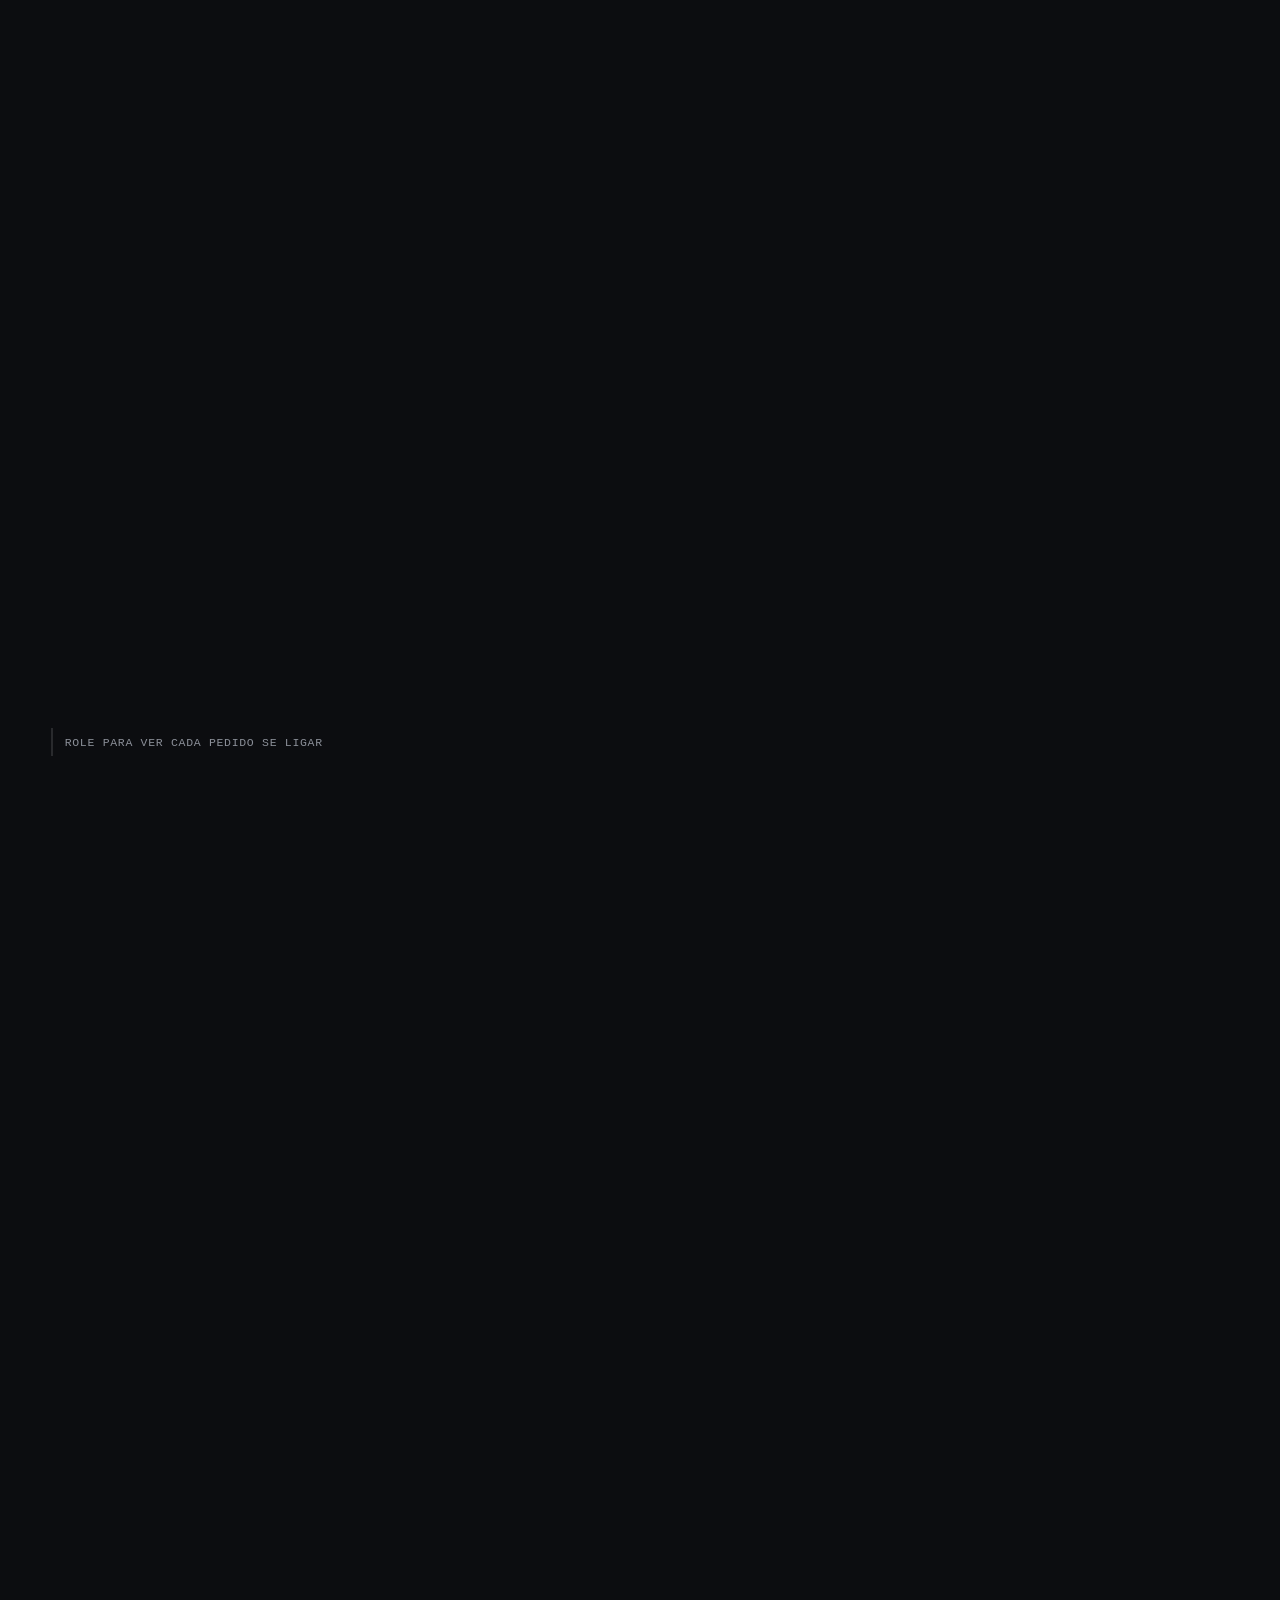
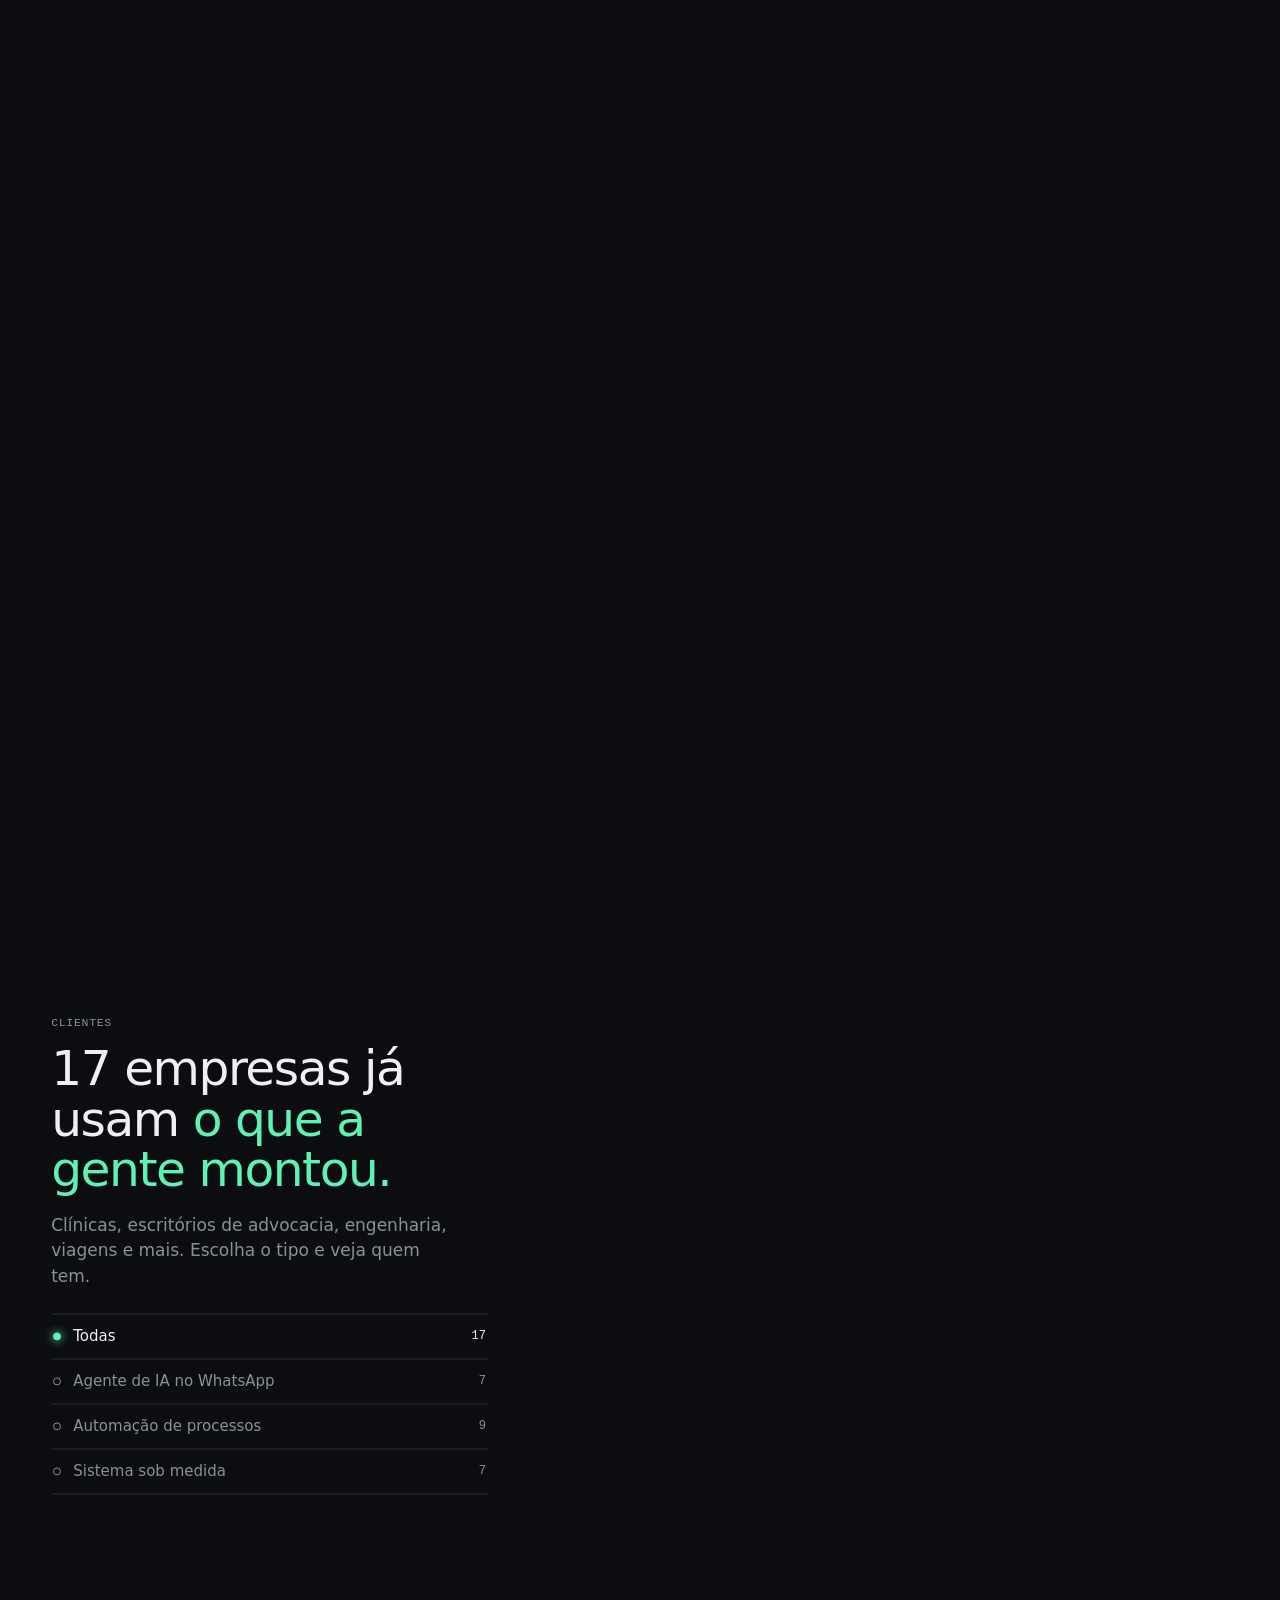
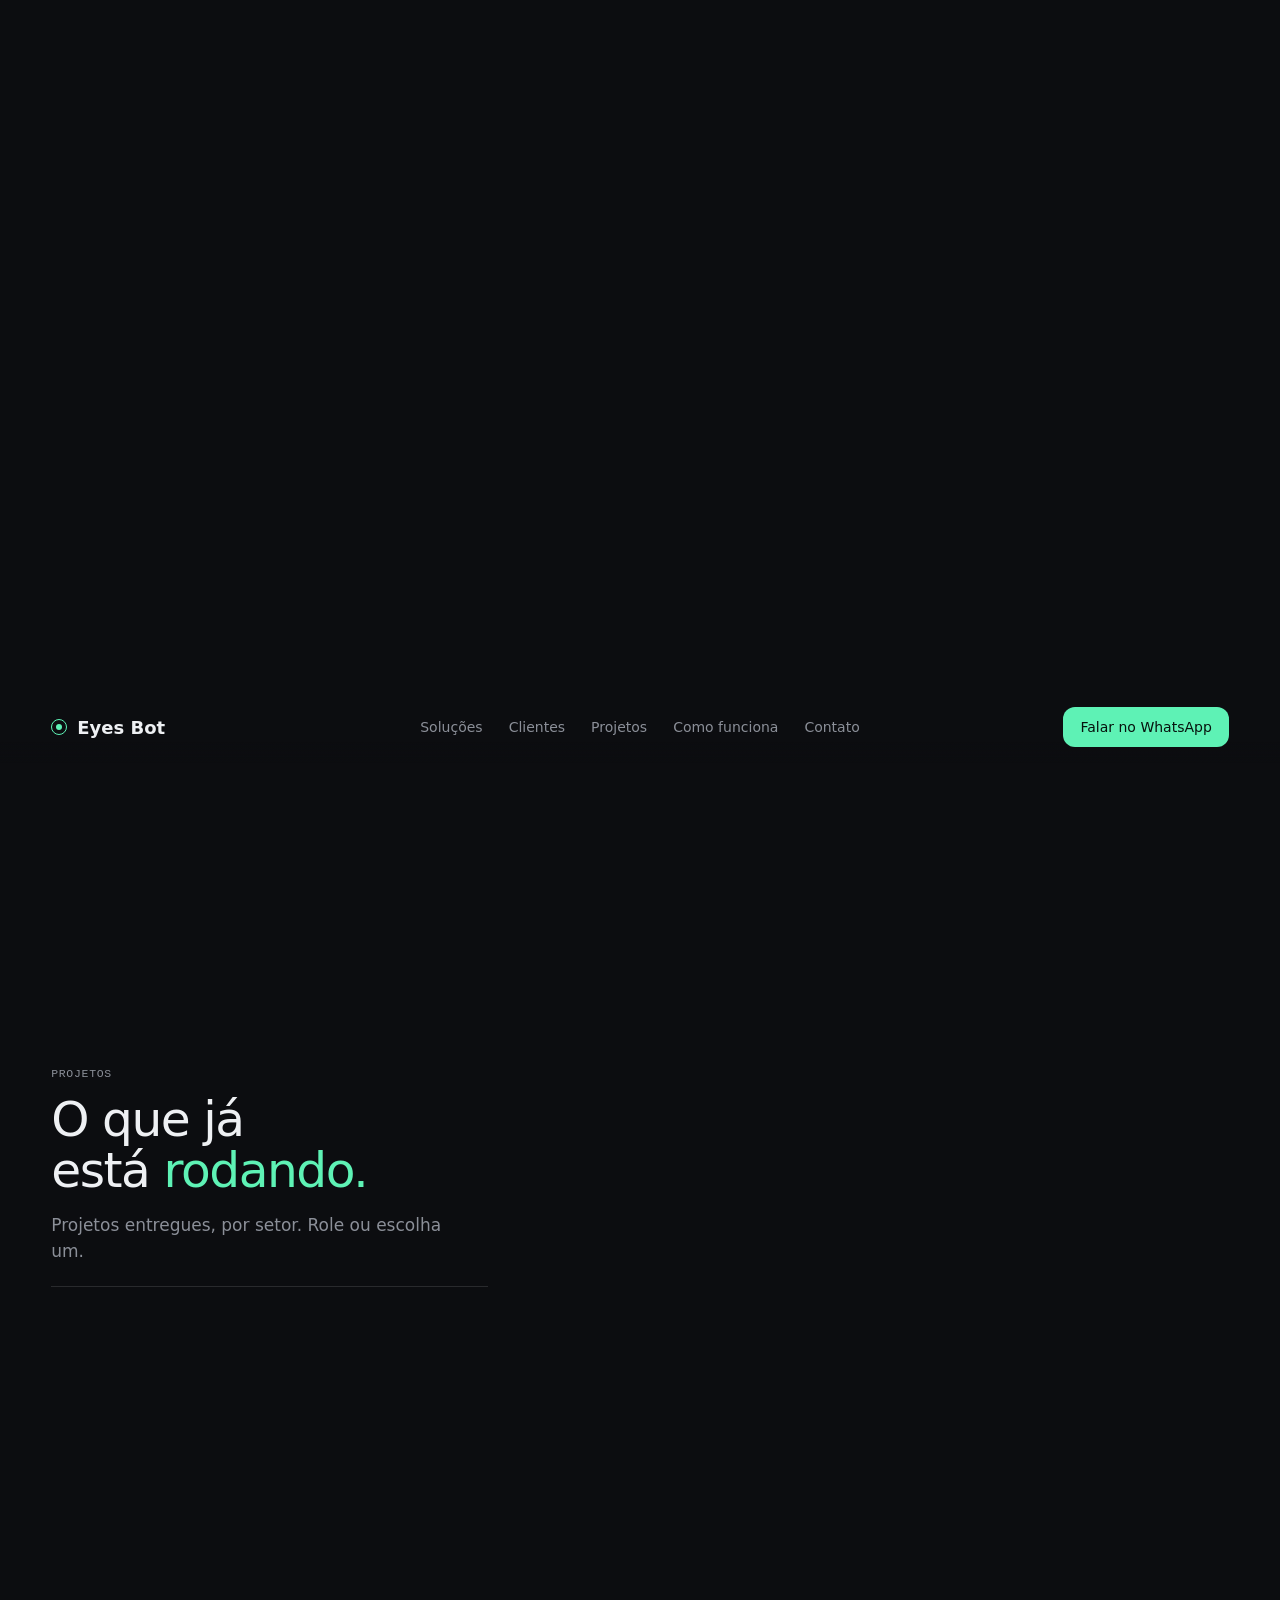
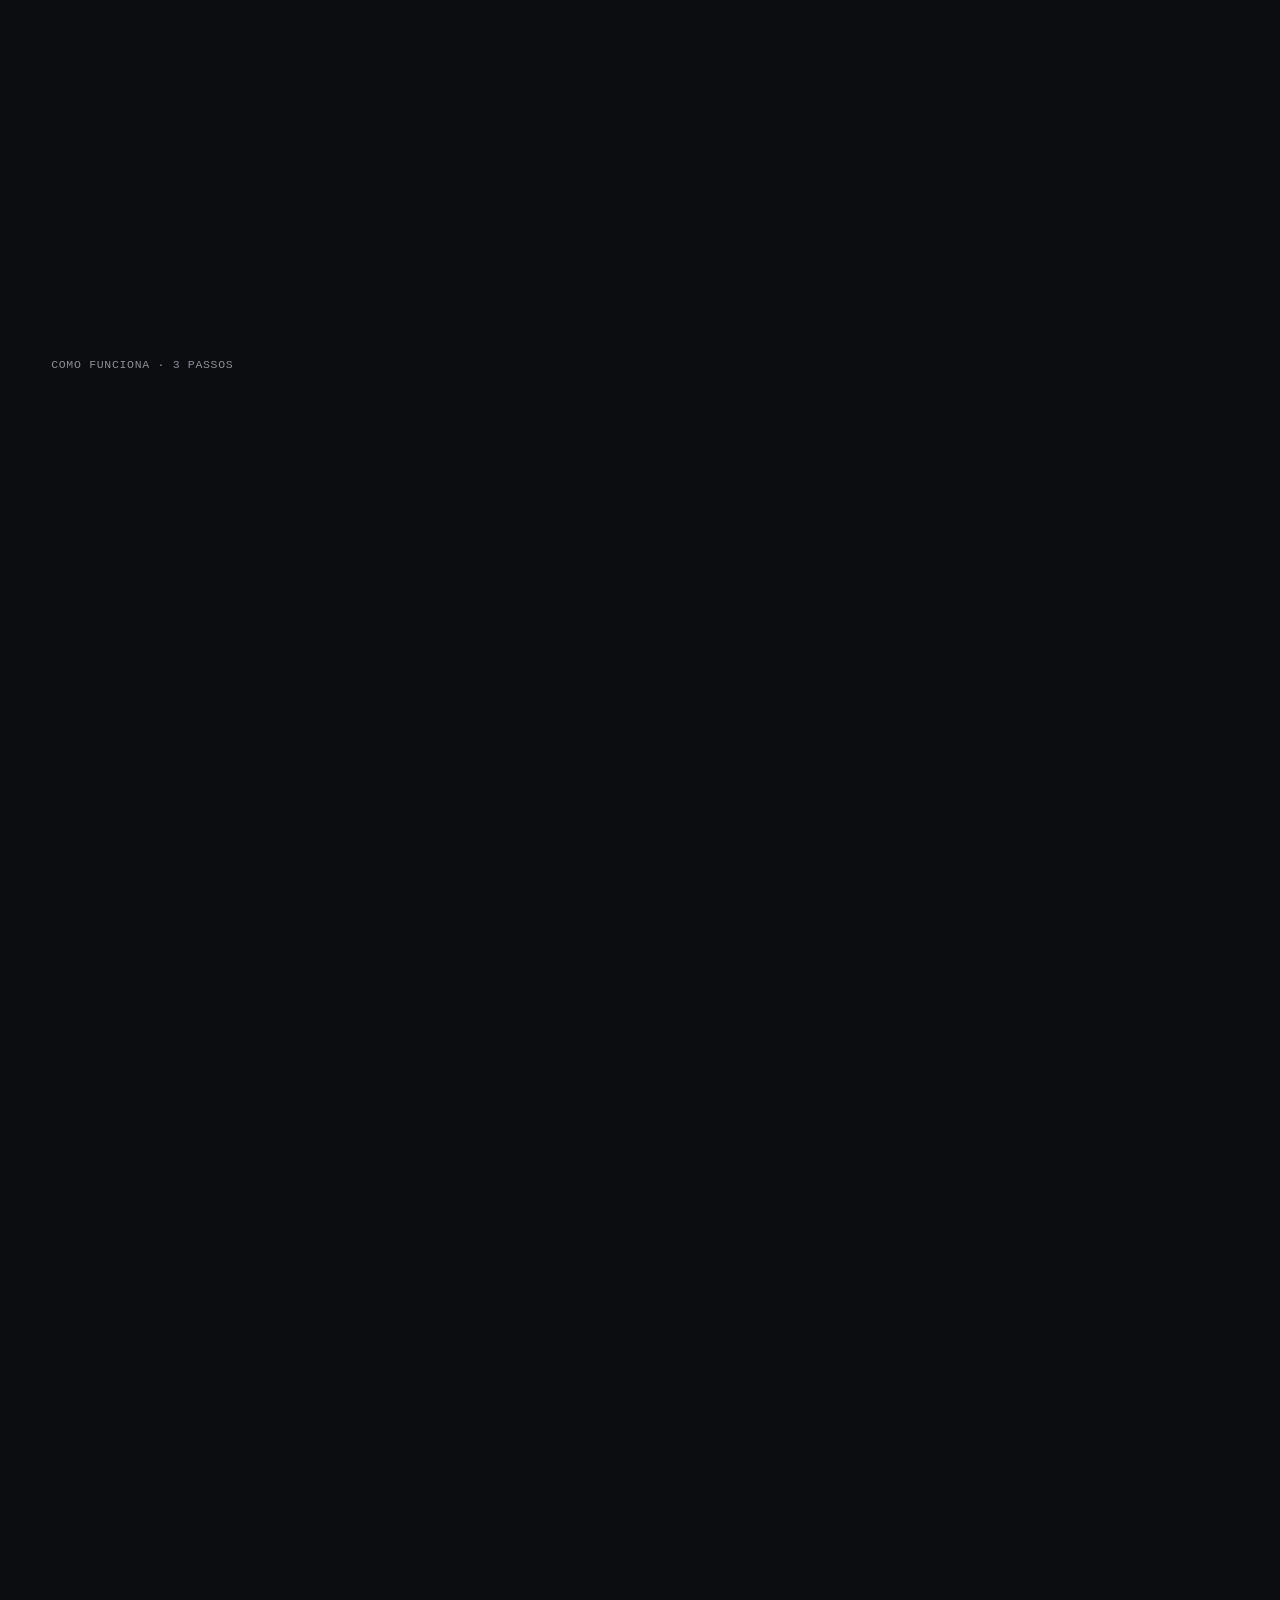
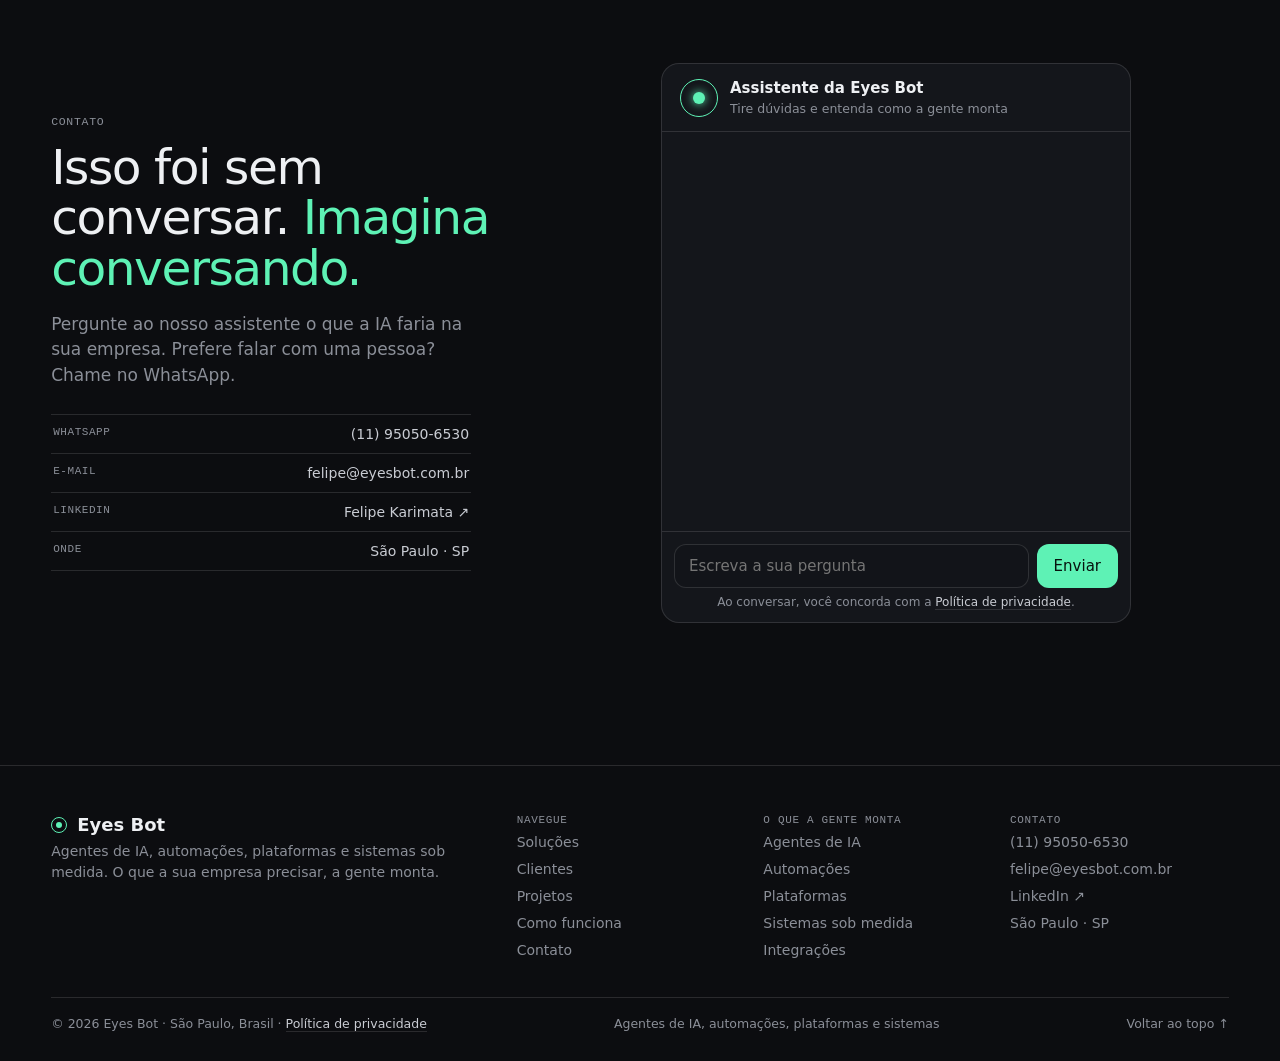
<file: index.html>
<!doctype html>
<html lang="pt-BR">
<head>
<meta charset="utf-8">
<meta name="viewport" content="width=device-width,initial-scale=1,viewport-fit=cover">
<title>Eyes Bot · Agentes de IA, automações e sistemas sob medida</title>
<meta name="description" content="A gente coloca a IA para atender, vender e organizar na sua empresa, ligada ao WhatsApp, às planilhas e ao ERP. São Paulo.">
<link rel="canonical" href="https://eyesbot.com.br/">
<meta name="theme-color" content="#0c0d10">
<meta property="og:type" content="website">
<meta property="og:locale" content="pt_BR">
<meta property="og:site_name" content="Eyes Bot">
<meta property="og:title" content="Eyes Bot · Coloque a IA para atender, vender e organizar na sua empresa">
<meta property="og:description" content="Agentes no WhatsApp, automações e sistemas sob medida, ligados ao que a sua equipe já usa.">
<meta property="og:url" content="https://eyesbot.com.br/">
<meta property="og:image" content="https://eyesbot.com.br/assets/og.png">
<meta property="og:image:width" content="1200">
<meta property="og:image:height" content="630">
<meta name="twitter:card" content="summary_large_image">
<link rel="icon" href="favicon.svg" type="image/svg+xml">
<link rel="apple-touch-icon" href="assets/icon-180.png">
<link rel="preconnect" href="https://fonts.googleapis.com">
<link rel="preconnect" href="https://fonts.gstatic.com" crossorigin>
<link href="https://fonts.googleapis.com/css2?family=Instrument+Sans:wght@400;500;600&family=JetBrains+Mono:wght@400;500&display=swap" rel="stylesheet">
<link rel="stylesheet" href="assets/site.css">
<script type="application/ld+json">{"@context":"https://schema.org","@type":"Organization","name":"Eyes Bot","url":"https://eyesbot.com.br/","logo":"https://eyesbot.com.br/assets/icon-512.png","description":"Agentes de IA, automações e sistemas sob medida.","email":"felipe@eyesbot.com.br","telephone":"+55 11 95050-6530","address":{"@type":"PostalAddress","addressLocality":"São Paulo","addressRegion":"SP","addressCountry":"BR"},"founder":{"@type":"Person","name":"Felipe Karimata","sameAs":"https://br.linkedin.com/in/felipe-jk-200808a2"}}</script>
</head>
<body>
<header class="top">
  <a class="logo" href="#historia" aria-label="Eyes Bot, voltar ao começo"><i></i>Eyes Bot</a>
  <nav class="nav" id="nav" aria-label="Seções"><a href="#historia" data-n="historia">Soluções</a><a href="#clientes" data-n="clientes">Clientes</a><a href="#projetos" data-n="projetos">Projetos</a><a href="#como" data-n="como">Como funciona</a><a href="#contato" data-n="contato">Contato</a><i class="ind" id="ind"></i></nav>
  <a class="btn b1" data-wa href="https://wa.me/5511950506530" target="_blank" rel="noopener">Falar no WhatsApp</a>
</header>

<main>
<section class="pinsec" id="historia" style="height:620vh" aria-label="Soluções">
  <div class="pin">
    <div class="left">
      <div class="slides" id="slides">
        <article class="sl" data-s="0">
          <div class="brandm"><i></i>Eyes Bot</div>
          <div class="k">Agentes de IA, automações e sistemas · São Paulo</div>
          <h1>Coloque a IA para atender, vender e organizar <em>na sua empresa.</em></h1>
          <p class="lead">Agentes no WhatsApp, automações e sistemas sob medida, ligados ao que a sua equipe já usa. Você conta o que trava, e a gente monta e entrega funcionando.</p>
          <div class="row"><a class="btn b1" href="#contato">Contar o que trava →</a><a class="btn b2" href="#projetos">Ver o que já fizemos</a></div>
          <div class="proof"><img src="assets/clientes/redimagem.webp" alt="Redimagem" width="62" height="18"><img src="assets/clientes/casco.webp" alt="Casco Comércio Exterior" width="62" height="18"><img src="assets/clientes/bernartt.webp" alt="Bernartt Advogados" width="62" height="18"><img src="assets/clientes/gel.webp" alt="GEL Engenharia" width="62" height="18"><a href="#clientes">Ver as 17 empresas</a></div>
        </article>
        <article class="sl" data-s="1"><div class="k">01 de 05 · Atendimento</div><div class="prob"><div class="lab"><i></i>O problema</div><q class="q">Meu WhatsApp não para, e a equipe não dá conta.</q></div><div class="wirev"></div><div class="sol"><div class="lab"><i></i>A solução</div><p>Um agente de IA responde na hora, de dia e de noite, e marca na agenda.</p><div class="conn"><span><b>●</b> WhatsApp</span><span><b>●</b> Agenda</span><span>→ Sua empresa</span></div></div></article>
        <article class="sl" data-s="2"><div class="k">02 de 05 · Orçamentos</div><div class="prob"><div class="lab"><i></i>O problema</div><q class="q">Mando orçamento e o cliente some.</q></div><div class="wirev"></div><div class="sol"><div class="lab"><i></i>A solução</div><p>O agente chama o cliente de novo em 2, 5 e 10&nbsp;dias e avisa quem respondeu.</p><div class="conn"><span><b>●</b> CRM</span><span>→ Sua empresa</span></div></div></article>
        <article class="sl" data-s="3"><div class="k">03 de 05 · Pedidos</div><div class="prob"><div class="lab"><i></i>O problema</div><q class="q">Os pedidos chegam por <span class="nw">e-mail</span> e alguém digita tudo de novo.</q></div><div class="wirev"></div><div class="sol"><div class="lab"><i></i>A solução</div><p>A IA lê o e-mail e lança o pedido no seu ERP.</p><div class="conn"><span><b>●</b> E-mail</span><span><b>●</b> ERP</span><span>→ Sua empresa</span></div></div></article>
        <article class="sl" data-s="4"><div class="k">04 de 05 · Financeiro</div><div class="prob"><div class="lab"><i></i>O problema</div><q class="q">Perco o dia conferindo pagamento e cobrando cliente.</q></div><div class="wirev"></div><div class="sol"><div class="lab"><i></i>A solução</div><p>A automação confere cada pagamento e cobra no WhatsApp quem atrasou.</p><div class="conn"><span><b>●</b> Banco</span><span>→ Sua empresa</span></div></div></article>
        <article class="sl" data-s="5"><div class="k">05 de 05 · Painel</div><div class="prob"><div class="lab"><i></i>O problema</div><q class="q">Quero parar de montar relatório no Excel.</q></div><div class="wirev"></div><div class="sol"><div class="lab"><i></i>A solução</div><p>Um painel com os números de tudo. Você pergunta e ele responde.</p><div class="conn"><span><b>●</b> Planilha</span><span><b>●</b> Painel</span><span>→ Sua empresa</span></div></div></article>
        <article class="sl" data-s="6"><div class="k">Tudo junto</div><h2>Tudo conversa com tudo. <em>E a IA trabalha junto.</em></h2><p class="lead">Cada parte é um agente, uma automação ou um sistema. A gente monta só o que a sua empresa precisa e liga ao que a equipe já usa.</p><div class="row"><a class="btn b1" href="#contato">Montar o meu →</a><a class="btn b2" href="#clientes">Ver clientes</a></div></article>
      </div>
      <div class="rail" id="rail"><div class="ri" id="ri"></div></div>
      <div class="hint" id="hint"><i></i>Role para ver cada pedido se ligar</div>
    </div>
    <div class="stage" aria-hidden="true"><svg id="net" preserveAspectRatio="xMidYMid meet"></svg></div>
  </div>
</section>

<section class="pinsec" id="clientes" style="height:280vh" aria-label="Clientes">
  <div class="pin">
    <div class="left"><div class="slides"><article class="sl fix">
      <div class="k">Clientes</div>
      <h2>17 empresas já usam <em>o que a gente montou.</em></h2>
      <p class="lead">Clínicas, escritórios de advocacia, engenharia, viagens e mais. Escolha o tipo e veja quem tem.</p>
      <div class="filt" id="filt">
        <button class="on" data-f=""><i></i>Todas<em>17</em></button>
        <button data-f="w"><i></i>Agente de IA no WhatsApp<em>7</em></button>
        <button data-f="a"><i></i>Automação de processos<em>9</em></button>
        <button data-f="s"><i></i>Sistema sob medida<em>7</em></button>
      </div>
      <p class="fdesc" id="fdesc" aria-live="polite"></p>
    </article></div></div>
    <div class="stage" aria-hidden="true"><svg id="cnet" preserveAspectRatio="xMidYMid meet"></svg></div>
  </div>
</section>

<section class="pinsec" id="projetos" style="height:345vh" aria-label="Projetos">
  <div class="pin">
    <div class="left"><div class="slides"><article class="sl fix">
      <div class="k">Projetos</div>
      <h2>O que já está <em>rodando.</em></h2>
      <p class="lead">Projetos entregues, por setor. Role ou escolha um.</p>
      <ul class="sect" id="sect"></ul>
    </article></div></div>
    <div class="stage" aria-hidden="true"><svg id="pnet" preserveAspectRatio="xMidYMid meet"></svg></div>
  </div>
</section>

<section class="pinsec" id="como" style="height:340vh" aria-label="Como funciona">
  <div class="pin">
    <div class="left">
      <!-- os 3 passos ficam sempre à vista em cima; embaixo deles, o texto do passo atual -->
      <div class="slides cfl" id="cslides">
        <div class="k">Como funciona · 3 passos</div>
        <div class="steps" id="crail" style="--n:3"><div class="ri" id="cri"></div></div>
        <div class="stack">
          <article class="sl" data-c="0"><h2 class="rise">Você <em>conta</em> o que trava.</h2><p class="lead rise">Na primeira conversa a gente entende o problema e mostra o que a IA pode fazer nele.</p></article>
          <article class="sl" data-c="1"><h2 class="rise">A gente <em>monta.</em></h2><p class="lead rise">O agente, a automação ou o sistema que resolve, ligado ao WhatsApp, às planilhas e ao ERP.</p></article>
          <article class="sl" data-c="2"><h2 class="rise">Funciona <em>e cresce.</em></h2><p class="lead rise">A gente entrega rodando. Apareceu outra coisa para resolver? Vira mais uma parte.</p><div class="row rise"><a class="btn b1" href="#contato">Começar a conversa →</a></div></article>
        </div>
      </div>
    </div>
    <div class="stage" aria-hidden="true"><svg id="fnet" class="fx" preserveAspectRatio="xMidYMid meet"></svg></div>
  </div>
</section>

<section id="contato" aria-label="Contato">
  <div class="left">
    <div class="k">Contato</div>
    <h2>Isso foi sem conversar. <em>Imagina conversando.</em></h2>
    <p class="lead">Pergunte ao nosso assistente o que a IA faria na sua empresa. Prefere falar com uma pessoa? Chame no WhatsApp.</p>
    <div class="ctf">
      <a data-wa href="https://wa.me/5511950506530" target="_blank" rel="noopener"><span>WhatsApp</span>(11) 95050-6530</a>
      <a href="mailto:felipe@eyesbot.com.br"><span>E-mail</span>felipe@eyesbot.com.br</a>
      <a href="https://br.linkedin.com/in/felipe-jk-200808a2" target="_blank" rel="noopener"><span>LinkedIn</span>Felipe Karimata ↗</a>
      <p><span>Onde</span>São Paulo · SP</p>
    </div>
  </div>
  <!-- a conversa com o assistente: o espaço está montado; o agente se liga por window.eyesAgent (assets/site.js) -->
  <div class="ct">
    <div class="chat" id="chat">
      <div class="chh"><span class="av" aria-hidden="true"><i></i></span><div><b>Assistente da Eyes Bot</b><small>Tire dúvidas e entenda como a gente monta</small></div></div>
      <div class="chl" id="chl" role="log" aria-live="polite"></div>
      <div class="chs" id="chs"></div>
      <form class="chf" id="chf"><input id="chi" type="text" placeholder="Escreva a sua pergunta" autocomplete="off" aria-label="A sua mensagem para o assistente"><button class="btn b1" type="submit">Enviar</button></form>
      <p style="flex:none;margin-top:-6px;padding:0 6px 12px;font-size:12px;line-height:16px;color:var(--muted);text-align:center;text-wrap:balance">Ao conversar, você concorda com a <a href="politica-de-privacidade.html" style="color:var(--ink2);border-bottom:1px solid var(--line)">Política de privacidade</a>.</p>
    </div>
  </div>
</section>
</main>

<footer class="foot">
  <div class="fg">
    <div><span class="logo"><i></i>Eyes Bot</span><p>Agentes de IA, automações, plataformas e sistemas sob medida. O que a sua empresa precisar, a gente monta.</p></div>
    <div><h3>Navegue</h3><a href="#historia">Soluções</a><a href="#clientes">Clientes</a><a href="#projetos">Projetos</a><a href="#como">Como funciona</a><a href="#contato">Contato</a></div>
    <div><h3>O que a gente monta</h3><p>Agentes de IA</p><p>Automações</p><p>Plataformas</p><p>Sistemas sob medida</p><p>Integrações</p></div>
    <div><h3>Contato</h3><a data-wa href="https://wa.me/5511950506530" target="_blank" rel="noopener">(11) 95050-6530</a><a href="mailto:felipe@eyesbot.com.br">felipe@eyesbot.com.br</a><a href="https://br.linkedin.com/in/felipe-jk-200808a2" target="_blank" rel="noopener">LinkedIn ↗</a><p>São Paulo · SP</p></div>
  </div>
  <div class="fb"><span>© 2026 Eyes Bot · São Paulo, Brasil · <a href="politica-de-privacidade.html" style="color:var(--ink2);border-bottom:1px solid var(--line)">Política de privacidade</a></span><span>Agentes de IA, automações, plataformas e sistemas</span><a class="fup" href="#historia">Voltar ao topo ↑</a></div>
</footer>

<!-- ir de parte em parte sem passar por todas as paradas (computador): no meio da tela, a parte de antes em cima e a
     seguinte embaixo; no canto de baixo, o começo e o fim. No celular, quem faz isso é o menu da barra de baixo. -->
<nav class="secnav" aria-label="Partes do site">
  <button class="sn up" id="snUp" type="button"><span aria-hidden="true">↑</span><b></b></button>
  <button class="sn dn" id="snDn" type="button"><span aria-hidden="true">↓</span><b></b></button>
  <div class="ends"><button id="toTop" type="button" aria-label="Ir para o começo" title="Ir para o começo">↑</button><button id="toEnd" type="button" aria-label="Ir para o fim, no contato" title="Ir para o fim">↓</button></div>
</nav>
<div class="veil" id="veil"></div>
<div class="scrim" id="scrim"></div>
<nav class="menu" id="menu" aria-label="Menu">
  <div class="mc" id="mlist">
    <a href="#historia" data-n="historia">Soluções<small>O que a gente monta<i></i></small></a>
    <a href="#clientes" data-n="clientes">Clientes<small>17 empresas<i></i></small></a>
    <a href="#projetos" data-n="projetos">Projetos<small>Por setor<i></i></small></a>
    <a href="#como" data-n="como">Como funciona<small>3 passos<i></i></small></a>
    <a href="#contato" data-n="contato">Contato<small>Converse com a gente<i></i></small></a>
  </div>
  <div class="mc"><a class="ln" data-wa href="https://wa.me/5511950506530" target="_blank" rel="noopener"><span>WhatsApp</span>(11) 95050-6530</a><a class="ln" href="mailto:felipe@eyesbot.com.br"><span>E-mail</span>felipe@eyesbot.com.br</a></div>
</nav>
<div class="dock" id="dock">
  <button class="where" id="where" aria-expanded="false" aria-controls="menu"><small id="wk"></small><b id="wl">Soluções</b><s><i id="wp"></i></s></button>
  <button class="mb" id="mb" aria-expanded="false" aria-controls="menu">Menu</button>
  <a class="btn b1 wa" data-wa href="https://wa.me/5511950506530" target="_blank" rel="noopener">WhatsApp</a>
</div>

<script src="assets/lenis.min.js"></script>
<script src="assets/site.js"></script>
</body>
</html>
</file>
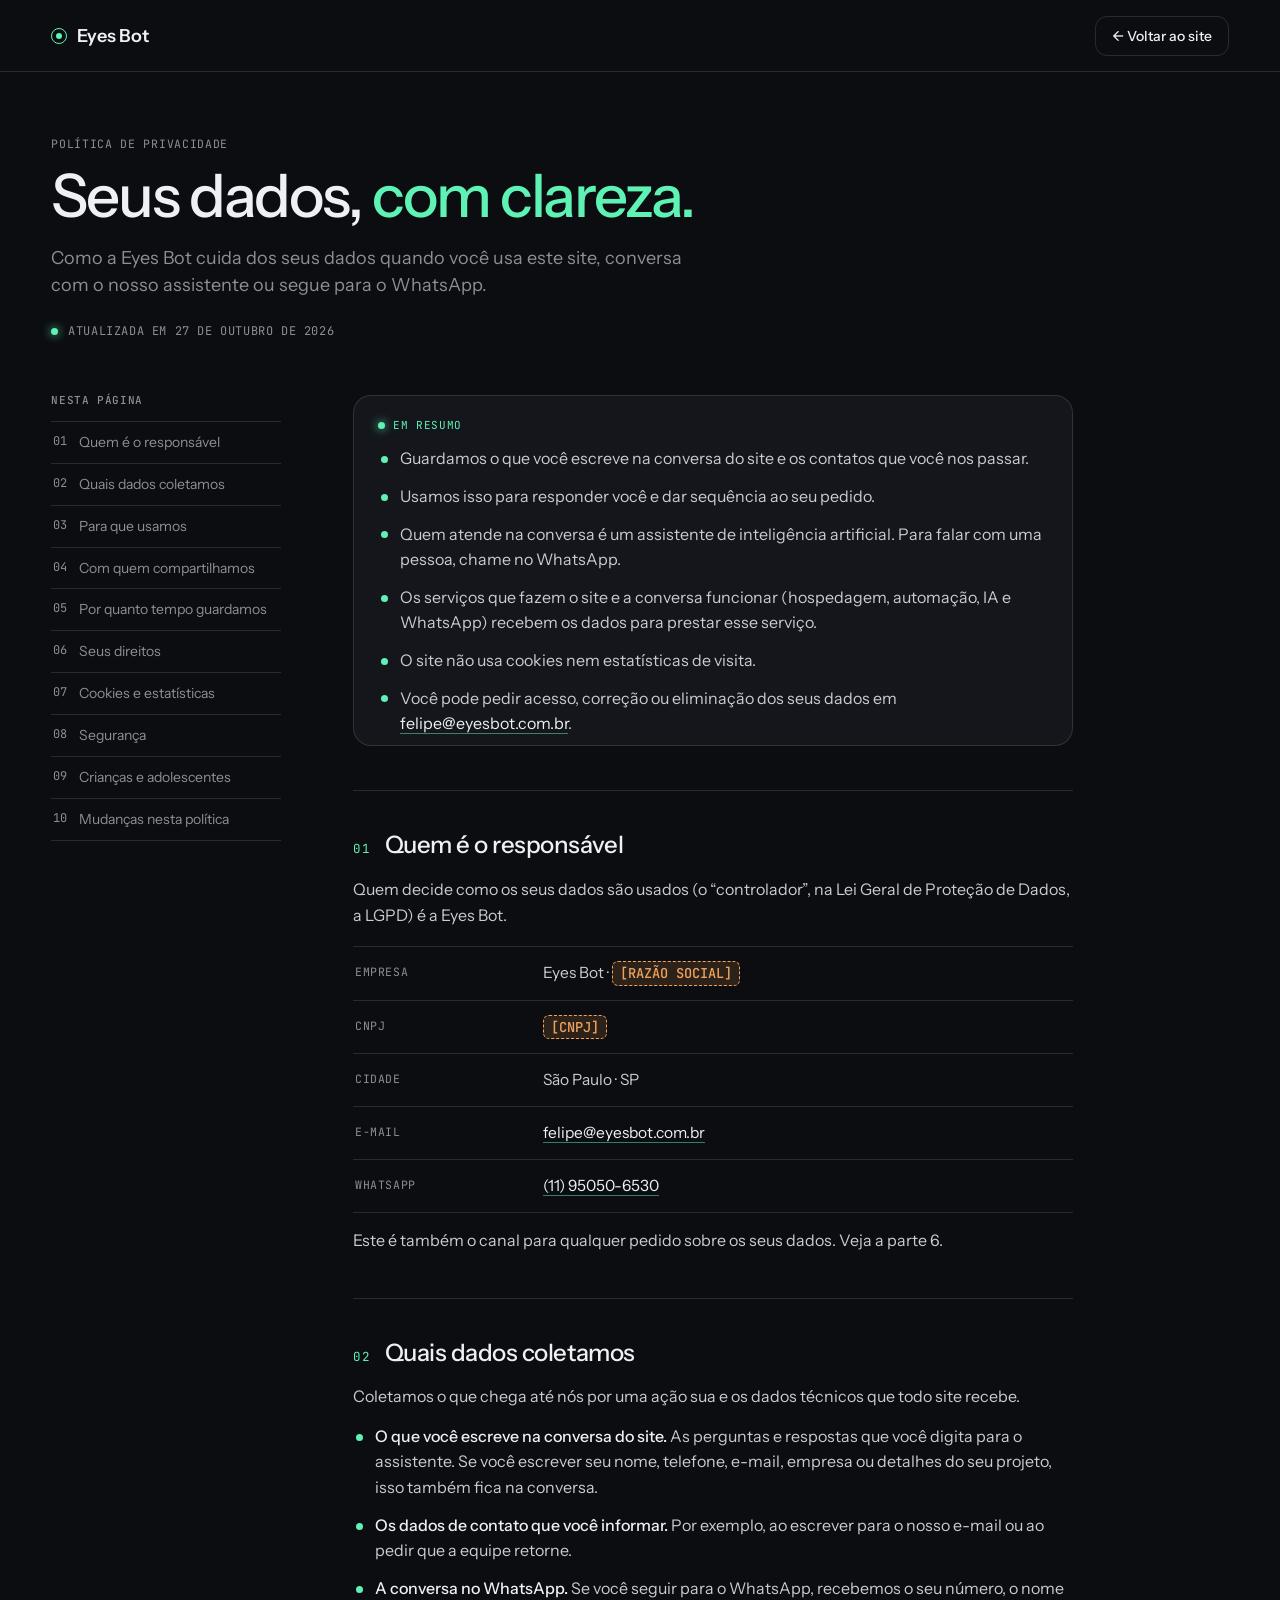
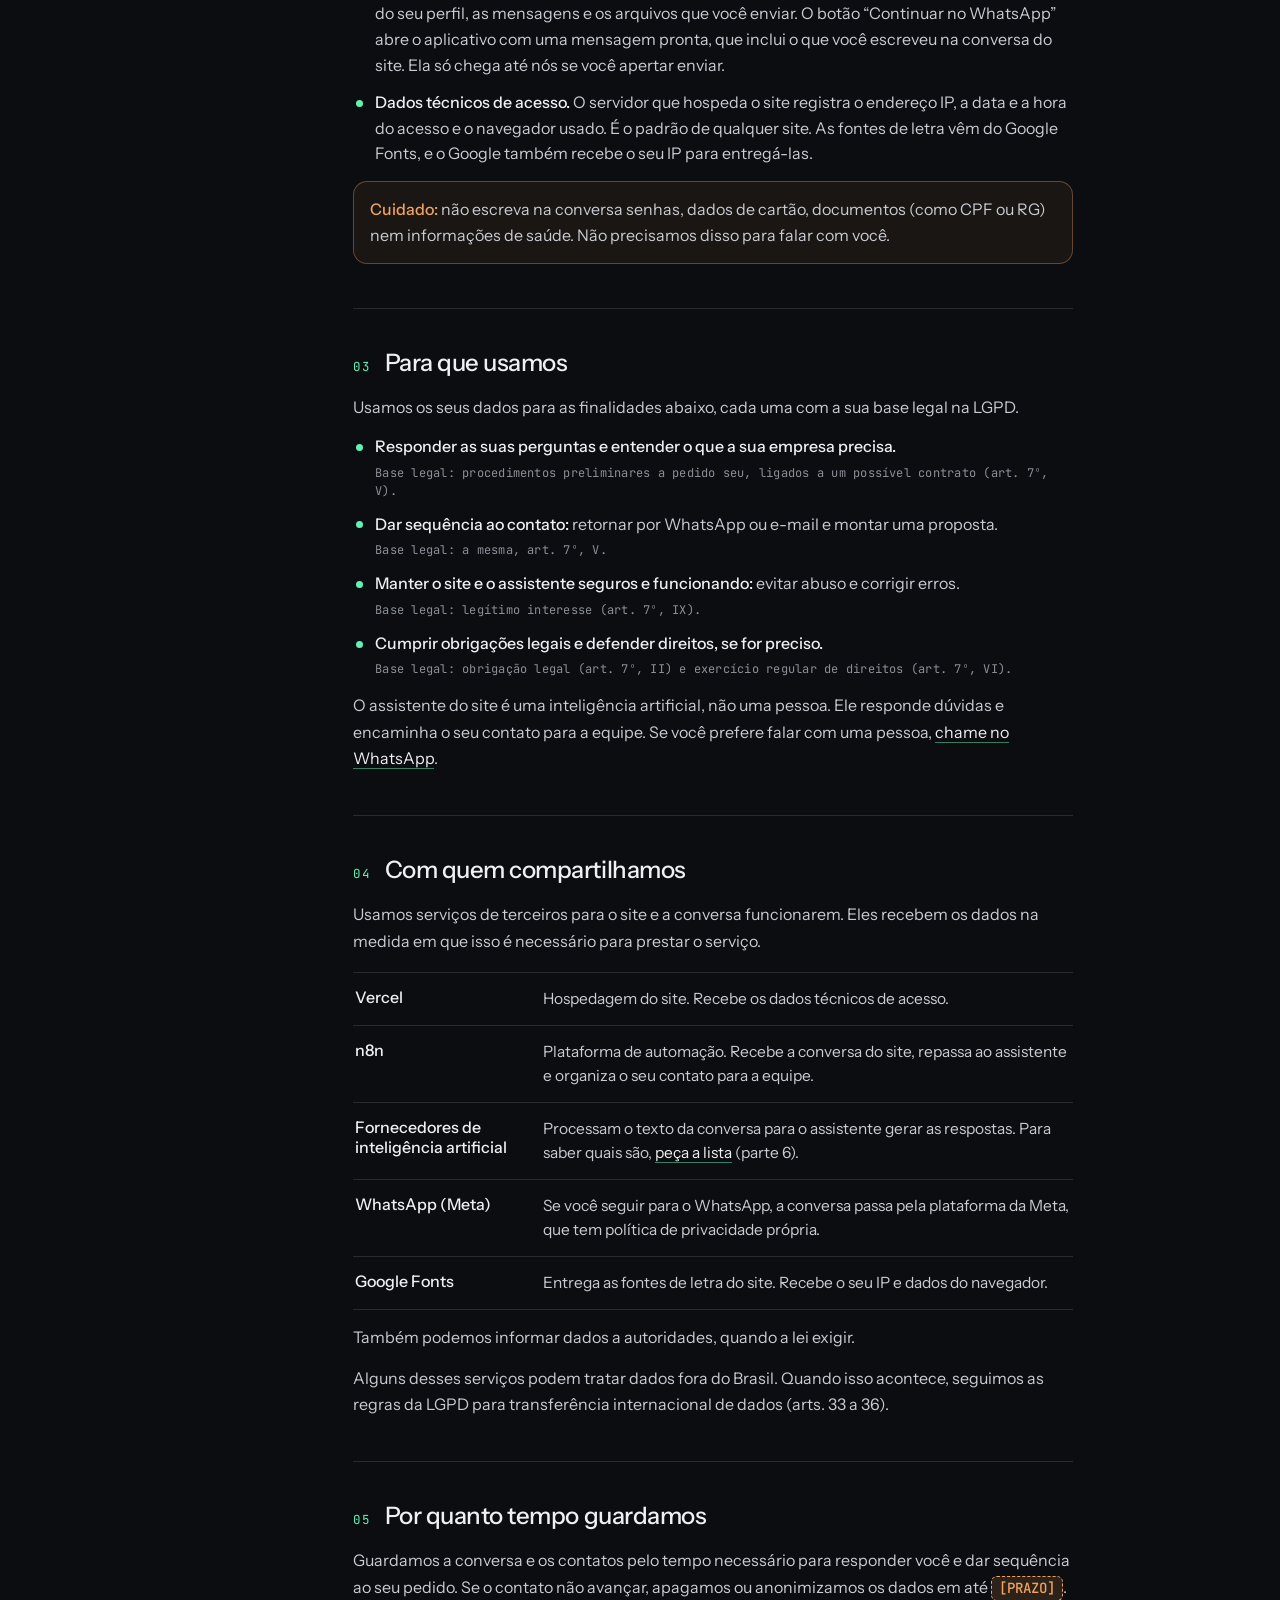
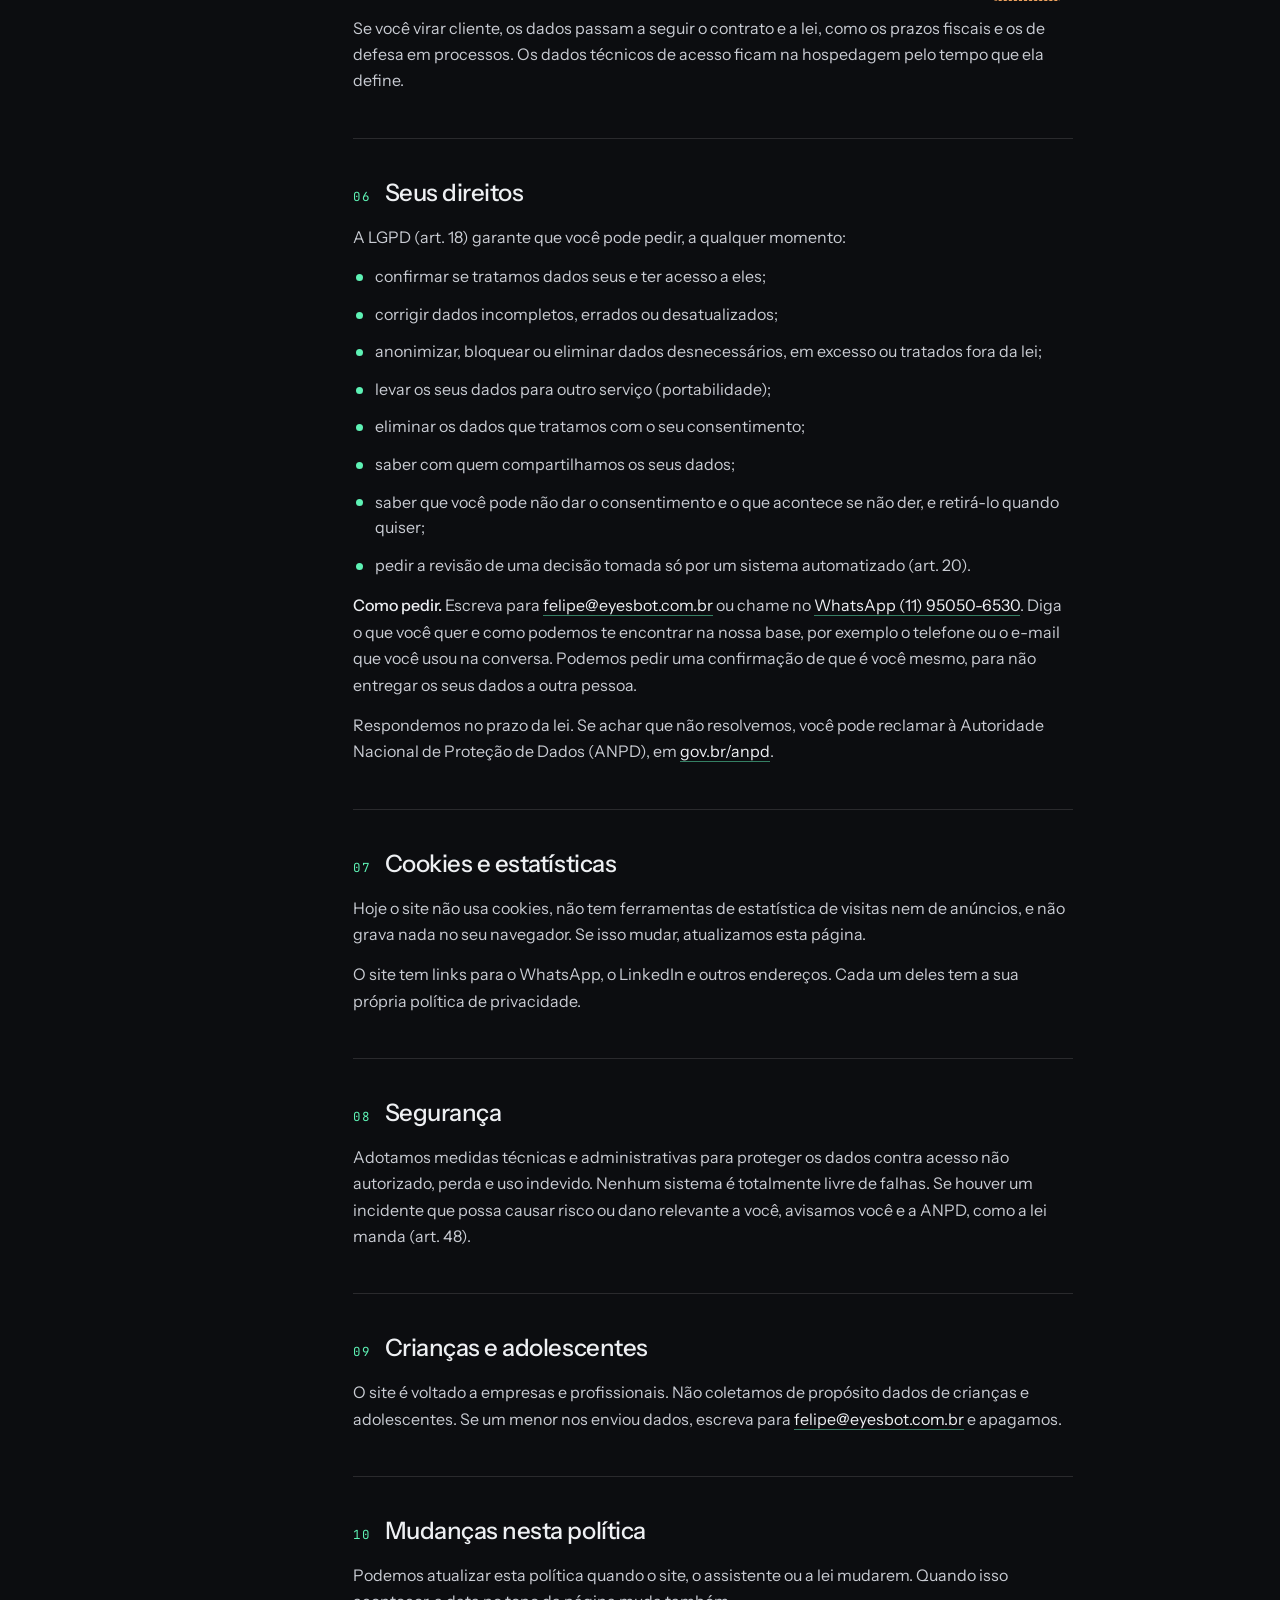
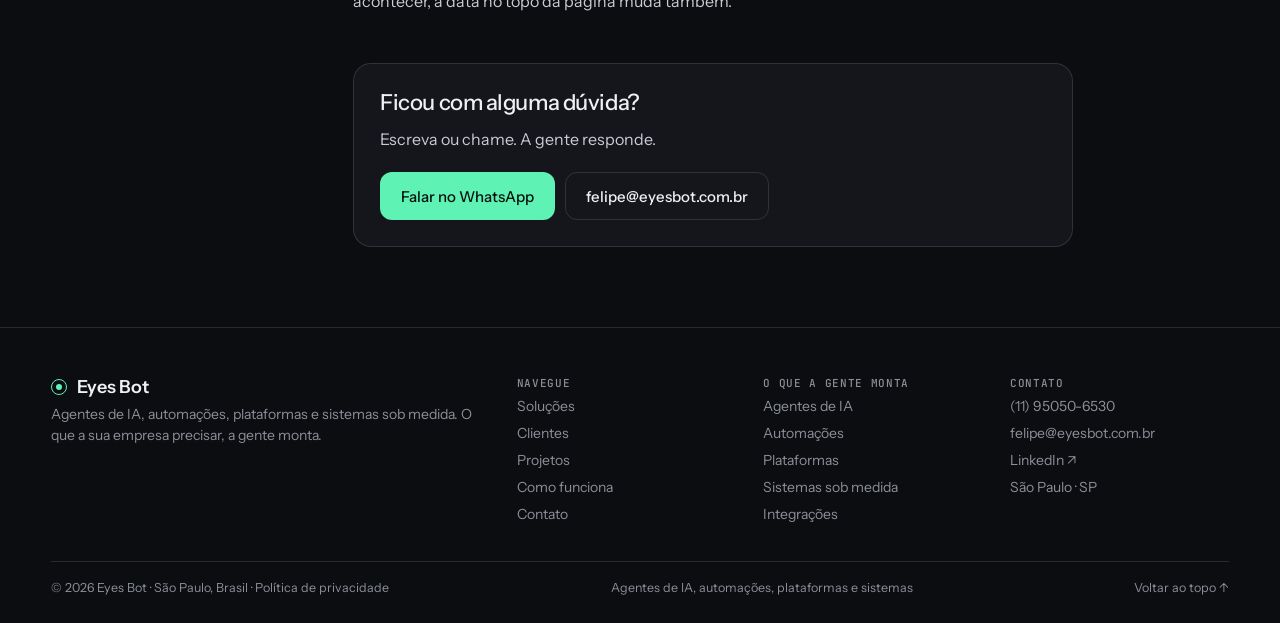
<file: politica-de-privacidade.html>
<!doctype html>
<html lang="pt-BR">
<head>
<meta charset="utf-8">
<meta name="viewport" content="width=device-width,initial-scale=1,viewport-fit=cover">
<title>Política de privacidade · Eyes Bot</title>
<meta name="description" content="Como a Eyes Bot cuida dos seus dados quando você usa o site, conversa com o assistente ou segue para o WhatsApp.">
<link rel="canonical" href="https://eyesbot.com.br/politica-de-privacidade.html">
<meta name="theme-color" content="#0c0d10">
<meta property="og:type" content="website">
<meta property="og:locale" content="pt_BR">
<meta property="og:site_name" content="Eyes Bot">
<meta property="og:title" content="Política de privacidade · Eyes Bot">
<meta property="og:description" content="Como a Eyes Bot cuida dos seus dados quando você usa o site, conversa com o assistente ou segue para o WhatsApp.">
<meta property="og:url" content="https://eyesbot.com.br/politica-de-privacidade.html">
<meta property="og:image" content="https://eyesbot.com.br/assets/og.png">
<link rel="icon" href="favicon.svg" type="image/svg+xml">
<link rel="apple-touch-icon" href="assets/icon-180.png">
<link rel="preconnect" href="https://fonts.googleapis.com">
<link rel="preconnect" href="https://fonts.gstatic.com" crossorigin>
<link href="https://fonts.googleapis.com/css2?family=Instrument+Sans:wght@400;500;600&family=JetBrains+Mono:wght@400;500&display=swap" rel="stylesheet">
<link rel="stylesheet" href="assets/site.css">
<style>
/* Política de privacidade: usa as cores, fontes e o rodapé do site (assets/site.css); só o desenho da leitura é daqui */
html{scroll-behavior:auto}
@media (prefers-reduced-motion:no-preference){html{scroll-behavior:smooth}}
body{min-height:100vh;display:flex;flex-direction:column}
.ph{display:flex;align-items:center;justify-content:space-between;gap:12px;height:72px;padding:0 var(--pad);border-bottom:1px solid var(--line)}
.ph .btn{height:40px;font-size:14px;padding:0 16px}
.pg{flex:1;padding:64px var(--pad) 80px}
.hero{max-width:760px}
.hero h1{font-size:clamp(34px,6vw,60px);line-height:1.04;margin-top:14px;text-wrap:balance}
.hero .lead{font-size:18px;max-width:56ch}
.upd{display:inline-flex;align-items:center;gap:10px;margin-top:24px;font-family:var(--mono);font-size:12px;letter-spacing:.05em;text-transform:uppercase;color:var(--muted)}
.upd i{width:7px;height:7px;border-radius:50%;background:var(--acc);box-shadow:0 0 10px var(--acc)}
.cols{display:grid;grid-template-columns:230px minmax(0,1fr);gap:72px;margin-top:56px;align-items:start}
.toc{position:sticky;top:28px}
.toc h2{font-family:var(--mono);font-size:11px;font-weight:500;letter-spacing:.06em;text-transform:uppercase;color:var(--muted);margin:0 0 14px}
.toc ol{list-style:none;border-top:1px solid var(--line)}
.toc a{display:flex;gap:12px;padding:11px 2px;border-bottom:1px solid var(--line);font-size:14px;line-height:1.35;color:var(--muted);transition:color .25s}
.toc a span{font-family:var(--mono);font-size:12px;flex:none}
.toc a:hover{color:var(--ink)}
.toc a:hover span{color:var(--acc)}
.body{max-width:720px}
.sum{background:var(--card);border:1px solid var(--line);border-radius:18px;padding:22px 24px 8px}
.sum .lab{color:var(--acc)}
.sum .lab i{background:var(--acc);box-shadow:0 0 10px var(--acc)}
.sec{scroll-margin-top:28px;margin-top:44px;padding-top:40px;border-top:1px solid var(--line)}
.sum + .sec{margin-top:44px}
.sec h2{display:flex;align-items:baseline;gap:14px;margin:0 0 16px;font-size:24px;line-height:1.2;letter-spacing:-.02em;text-wrap:balance}
.sec h2 .n{font-family:var(--mono);font-size:12.5px;font-weight:400;letter-spacing:.06em;color:var(--acc);flex:none}
.body p{margin-top:14px;font-size:16px;line-height:1.65;color:var(--ink2)}
.sec h2 + p{margin-top:0}
.body strong{font-weight:500;color:var(--ink)}
.body ul{list-style:none;margin-top:14px}
.body li{position:relative;margin-top:12px;padding-left:22px;font-size:16px;line-height:1.6;color:var(--ink2)}
.body li::before{content:"";position:absolute;left:3px;top:.62em;width:7px;height:7px;border-radius:50%;background:var(--acc)}
.body a:not(.btn){color:var(--ink);border-bottom:1px solid rgba(94,242,181,.5);transition:color .2s,border-color .2s}
.body a:not(.btn):hover{color:var(--acc);border-color:var(--acc)}
.base{display:block;margin-top:4px;font-family:var(--mono);font-size:12px;line-height:1.5;letter-spacing:.02em;color:var(--muted)}
.rows{margin-top:18px;border-top:1px solid var(--line)}
.rows>div{display:grid;grid-template-columns:170px minmax(0,1fr);gap:18px;padding:14px 2px;border-bottom:1px solid var(--line)}
.rows dt{padding-top:3px;font-family:var(--mono);font-size:11.5px;letter-spacing:.05em;text-transform:uppercase;color:var(--muted)}
.rows dd{font-size:15.5px;line-height:1.55;color:var(--ink2)}
.rows.who dt{padding-top:0;font-family:var(--sans);font-size:16px;font-weight:500;letter-spacing:0;text-transform:none;color:var(--ink)}
.note{margin-top:18px;padding:14px 16px;border:1px solid rgba(240,163,94,.35);border-radius:14px;background:rgba(240,163,94,.06);font-size:15px;line-height:1.55;color:var(--ink2)}
.note b{font-weight:500;color:var(--warm)}
/* o que ainda falta preencher: impossível de passar batido */
mark.pend{display:inline-block;padding:1px 7px;border:1px dashed var(--warm);border-radius:6px;background:rgba(240,163,94,.14);font-family:var(--mono);font-size:.88em;font-weight:500;line-height:1.5;color:var(--warm);white-space:nowrap}
.cta{margin-top:48px;padding:26px;border:1px solid var(--line);border-radius:18px;background:var(--card)}
.cta h2{margin:0;font-size:22px;line-height:1.2;letter-spacing:-.02em}
.cta p{margin-top:10px}
.cta .row{margin-top:20px}
@media (max-width:860px){
  .pg{padding:36px 20px 56px}
  .hero .lead{font-size:16px}
  .cols{grid-template-columns:minmax(0,1fr);gap:28px;margin-top:36px}
  .toc{position:static}
  .toc h2{display:none}
  .toc ol{display:flex;gap:6px;overflow-x:auto;border:0;margin:0 -20px;padding:0 20px 4px;scrollbar-width:none}
  .toc ol::-webkit-scrollbar{display:none}
  .toc a{padding:8px 11px;border:1px solid var(--line);border-radius:10px;font-size:13.5px;white-space:nowrap}
  .toc a span{display:none}
  .sum{padding:18px 18px 4px}
  .sec{margin-top:36px;padding-top:32px}
  .sec h2{font-size:22px;gap:12px}
  .rows>div{grid-template-columns:minmax(0,1fr);gap:4px}
  .cta{padding:22px 18px}
  .cta .row .btn{flex:1}
  .foot{padding-bottom:28px}
}
</style>
</head>
<body>
<!--
PENDÊNCIAS ANTES DE IR AO AR: 3 trocas de texto, no corpo da página, procurando por "[RAZÃO SOCIAL]", "[CNPJ]" e "[PRAZO]".
 Cada um está dentro de uma etiqueta de marcador (aparece em laranja na tela). Troque a etiqueta inteira, de abre a fecha, pelo valor.
 1. [RAZÃO SOCIAL] = razão social da Eyes Bot
 2. [CNPJ] = CNPJ da Eyes Bot
 3. [PRAZO] = por quanto tempo guarda a conversa e o contato de quem não avançou (sugestão: 12 meses)
 Os nomes dos fornecedores de IA ficam "a pedido" (parte 4 aponta para a parte 6). Quando o assistente estiver definido, dá para listar os nomes na parte 4.
 Conferir também:
 - onde o n8n roda (próprio ou n8n Cloud) e se algum fornecedor de IA usa a conversa para treinar modelos;
 - se o Felipe é mesmo o canal e o encarregado dos pedidos de titulares (LGPD, art. 41);
 - se ligarem Vercel Analytics, ferramenta de estatística ou anúncios, a parte 7 precisa mudar.
 Conferência rápida antes de publicar: grep -c '<mar[k]' politica-de-privacidade.html (tem de dar 0; antes das trocas dá 3).
-->
<header class="ph">
  <a class="logo" href="index.html" aria-label="Eyes Bot, voltar ao site"><i></i>Eyes Bot</a>
  <a class="btn b2" href="index.html">← Voltar ao site</a>
</header>

<main class="pg">
  <header class="hero">
    <div class="k">Política de privacidade</div>
    <h1>Seus dados, <em>com clareza.</em></h1>
    <p class="lead">Como a Eyes Bot cuida dos seus dados quando você usa este site, conversa com o nosso assistente ou segue para o WhatsApp.</p>
    <p class="upd"><i></i><span>Atualizada em <time datetime="2026-10-27">27 de outubro de 2026</time></span></p>
  </header>

  <div class="cols">
    <nav class="toc" aria-label="Nesta página">
      <h2>Nesta página</h2>
      <ol>
        <li><a href="#quem"><span>01</span>Quem é o responsável</a></li>
        <li><a href="#dados"><span>02</span>Quais dados coletamos</a></li>
        <li><a href="#uso"><span>03</span>Para que usamos</a></li>
        <li><a href="#compartilha"><span>04</span>Com quem compartilhamos</a></li>
        <li><a href="#prazo"><span>05</span>Por quanto tempo guardamos</a></li>
        <li><a href="#direitos"><span>06</span>Seus direitos</a></li>
        <li><a href="#cookies"><span>07</span>Cookies e estatísticas</a></li>
        <li><a href="#seguranca"><span>08</span>Segurança</a></li>
        <li><a href="#menores"><span>09</span>Crianças e adolescentes</a></li>
        <li><a href="#mudancas"><span>10</span>Mudanças nesta política</a></li>
      </ol>
    </nav>

    <div class="body">
      <section class="sum" aria-labelledby="resumo">
        <div class="lab" id="resumo"><i></i>Em resumo</div>
        <ul>
          <li>Guardamos o que você escreve na conversa do site e os contatos que você nos passar.</li>
          <li>Usamos isso para responder você e dar sequência ao seu pedido.</li>
          <li>Quem atende na conversa é um assistente de inteligência artificial. Para falar com uma pessoa, chame no WhatsApp.</li>
          <li>Os serviços que fazem o site e a conversa funcionar (hospedagem, automação, IA e WhatsApp) recebem os dados para prestar esse serviço.</li>
          <li>O site não usa cookies nem estatísticas de visita.</li>
          <li>Você pode pedir acesso, correção ou eliminação dos seus dados em <a href="mailto:felipe@eyesbot.com.br">felipe@eyesbot.com.br</a>.</li>
        </ul>
      </section>

      <section class="sec" id="quem">
        <h2><span class="n">01</span>Quem é o responsável</h2>
        <p>Quem decide como os seus dados são usados (o “controlador”, na Lei Geral de Proteção de Dados, a LGPD) é a Eyes Bot.</p>
        <dl class="rows">
          <div><dt>Empresa</dt><dd>Eyes Bot · <mark class="pend">[RAZÃO SOCIAL]</mark></dd></div>
          <div><dt>CNPJ</dt><dd><mark class="pend">[CNPJ]</mark></dd></div>
          <div><dt>Cidade</dt><dd>São Paulo · SP</dd></div>
          <div><dt>E-mail</dt><dd><a href="mailto:felipe@eyesbot.com.br">felipe@eyesbot.com.br</a></dd></div>
          <div><dt>WhatsApp</dt><dd><a href="https://wa.me/5511950506530" target="_blank" rel="noopener">(11) 95050-6530</a></dd></div>
        </dl>
        <p>Este é também o canal para qualquer pedido sobre os seus dados. Veja a parte 6.</p>
      </section>

      <section class="sec" id="dados">
        <h2><span class="n">02</span>Quais dados coletamos</h2>
        <p>Coletamos o que chega até nós por uma ação sua e os dados técnicos que todo site recebe.</p>
        <ul>
          <li><strong>O que você escreve na conversa do site.</strong> As perguntas e respostas que você digita para o assistente. Se você escrever seu nome, telefone, e-mail, empresa ou detalhes do seu projeto, isso também fica na conversa.</li>
          <li><strong>Os dados de contato que você informar.</strong> Por exemplo, ao escrever para o nosso e-mail ou ao pedir que a equipe retorne.</li>
          <li><strong>A conversa no WhatsApp.</strong> Se você seguir para o WhatsApp, recebemos o seu número, o nome do seu perfil, as mensagens e os arquivos que você enviar. O botão “Continuar no WhatsApp” abre o aplicativo com uma mensagem pronta, que inclui o que você escreveu na conversa do site. Ela só chega até nós se você apertar enviar.</li>
          <li><strong>Dados técnicos de acesso.</strong> O servidor que hospeda o site registra o endereço IP, a data e a hora do acesso e o navegador usado. É o padrão de qualquer site. As fontes de letra vêm do Google Fonts, e o Google também recebe o seu IP para entregá-las.</li>
        </ul>
        <p class="note"><b>Cuidado:</b> não escreva na conversa senhas, dados de cartão, documentos (como CPF ou RG) nem informações de saúde. Não precisamos disso para falar com você.</p>
      </section>

      <section class="sec" id="uso">
        <h2><span class="n">03</span>Para que usamos</h2>
        <p>Usamos os seus dados para as finalidades abaixo, cada uma com a sua base legal na LGPD.</p>
        <ul>
          <li><strong>Responder as suas perguntas e entender o que a sua empresa precisa.</strong>
            <span class="base">Base legal: procedimentos preliminares a pedido seu, ligados a um possível contrato (art. 7º, V).</span></li>
          <li><strong>Dar sequência ao contato:</strong> retornar por WhatsApp ou e-mail e montar uma proposta.
            <span class="base">Base legal: a mesma, art. 7º, V.</span></li>
          <li><strong>Manter o site e o assistente seguros e funcionando:</strong> evitar abuso e corrigir erros.
            <span class="base">Base legal: legítimo interesse (art. 7º, IX).</span></li>
          <li><strong>Cumprir obrigações legais e defender direitos, se for preciso.</strong>
            <span class="base">Base legal: obrigação legal (art. 7º, II) e exercício regular de direitos (art. 7º, VI).</span></li>
        </ul>
        <p>O assistente do site é uma inteligência artificial, não uma pessoa. Ele responde dúvidas e encaminha o seu contato para a equipe. Se você prefere falar com uma pessoa, <a href="https://wa.me/5511950506530" target="_blank" rel="noopener">chame no WhatsApp</a>.</p>
      </section>

      <section class="sec" id="compartilha">
        <h2><span class="n">04</span>Com quem compartilhamos</h2>
        <p>Usamos serviços de terceiros para o site e a conversa funcionarem. Eles recebem os dados na medida em que isso é necessário para prestar o serviço.</p>
        <dl class="rows who">
          <div><dt>Vercel</dt><dd>Hospedagem do site. Recebe os dados técnicos de acesso.</dd></div>
          <div><dt>n8n</dt><dd>Plataforma de automação. Recebe a conversa do site, repassa ao assistente e organiza o seu contato para a equipe.</dd></div>
          <div><dt>Fornecedores de inteligência artificial</dt><dd>Processam o texto da conversa para o assistente gerar as respostas. Para saber quais são, <a href="#direitos">peça a lista</a> (parte 6).</dd></div>
          <div><dt>WhatsApp (Meta)</dt><dd>Se você seguir para o WhatsApp, a conversa passa pela plataforma da Meta, que tem política de privacidade própria.</dd></div>
          <div><dt>Google Fonts</dt><dd>Entrega as fontes de letra do site. Recebe o seu IP e dados do navegador.</dd></div>
        </dl>
        <p>Também podemos informar dados a autoridades, quando a lei exigir.</p>
        <p>Alguns desses serviços podem tratar dados fora do Brasil. Quando isso acontece, seguimos as regras da LGPD para transferência internacional de dados (arts. 33 a 36).</p>
      </section>

      <section class="sec" id="prazo">
        <h2><span class="n">05</span>Por quanto tempo guardamos</h2>
        <p>Guardamos a conversa e os contatos pelo tempo necessário para responder você e dar sequência ao seu pedido. Se o contato não avançar, apagamos ou anonimizamos os dados em até <mark class="pend">[PRAZO]</mark>.</p>
        <p>Se você virar cliente, os dados passam a seguir o contrato e a lei, como os prazos fiscais e os de defesa em processos. Os dados técnicos de acesso ficam na hospedagem pelo tempo que ela define.</p>
      </section>

      <section class="sec" id="direitos">
        <h2><span class="n">06</span>Seus direitos</h2>
        <p>A LGPD (art. 18) garante que você pode pedir, a qualquer momento:</p>
        <ul>
          <li>confirmar se tratamos dados seus e ter acesso a eles;</li>
          <li>corrigir dados incompletos, errados ou desatualizados;</li>
          <li>anonimizar, bloquear ou eliminar dados desnecessários, em excesso ou tratados fora da lei;</li>
          <li>levar os seus dados para outro serviço (portabilidade);</li>
          <li>eliminar os dados que tratamos com o seu consentimento;</li>
          <li>saber com quem compartilhamos os seus dados;</li>
          <li>saber que você pode não dar o consentimento e o que acontece se não der, e retirá-lo quando quiser;</li>
          <li>pedir a revisão de uma decisão tomada só por um sistema automatizado (art. 20).</li>
        </ul>
        <p><strong>Como pedir.</strong> Escreva para <a href="mailto:felipe@eyesbot.com.br">felipe@eyesbot.com.br</a> ou chame no <a href="https://wa.me/5511950506530" target="_blank" rel="noopener">WhatsApp (11) 95050-6530</a>. Diga o que você quer e como podemos te encontrar na nossa base, por exemplo o telefone ou o e-mail que você usou na conversa. Podemos pedir uma confirmação de que é você mesmo, para não entregar os seus dados a outra pessoa.</p>
        <p>Respondemos no prazo da lei. Se achar que não resolvemos, você pode reclamar à Autoridade Nacional de Proteção de Dados (ANPD), em <a href="https://www.gov.br/anpd" target="_blank" rel="noopener">gov.br/anpd</a>.</p>
      </section>

      <section class="sec" id="cookies">
        <h2><span class="n">07</span>Cookies e estatísticas</h2>
        <p>Hoje o site não usa cookies, não tem ferramentas de estatística de visitas nem de anúncios, e não grava nada no seu navegador. Se isso mudar, atualizamos esta página.</p>
        <p>O site tem links para o WhatsApp, o LinkedIn e outros endereços. Cada um deles tem a sua própria política de privacidade.</p>
      </section>

      <section class="sec" id="seguranca">
        <h2><span class="n">08</span>Segurança</h2>
        <p>Adotamos medidas técnicas e administrativas para proteger os dados contra acesso não autorizado, perda e uso indevido. Nenhum sistema é totalmente livre de falhas. Se houver um incidente que possa causar risco ou dano relevante a você, avisamos você e a ANPD, como a lei manda (art. 48).</p>
      </section>

      <section class="sec" id="menores">
        <h2><span class="n">09</span>Crianças e adolescentes</h2>
        <p>O site é voltado a empresas e profissionais. Não coletamos de propósito dados de crianças e adolescentes. Se um menor nos enviou dados, escreva para <a href="mailto:felipe@eyesbot.com.br">felipe@eyesbot.com.br</a> e apagamos.</p>
      </section>

      <section class="sec" id="mudancas">
        <h2><span class="n">10</span>Mudanças nesta política</h2>
        <p>Podemos atualizar esta política quando o site, o assistente ou a lei mudarem. Quando isso acontecer, a data no topo da página muda também.</p>
      </section>

      <aside class="cta" aria-labelledby="duvida">
        <h2 id="duvida">Ficou com alguma dúvida?</h2>
        <p>Escreva ou chame. A gente responde.</p>
        <div class="row">
          <a class="btn b1" href="https://wa.me/5511950506530" target="_blank" rel="noopener">Falar no WhatsApp</a>
          <a class="btn b2" href="mailto:felipe@eyesbot.com.br">felipe@eyesbot.com.br</a>
        </div>
      </aside>
    </div>
  </div>
</main>

<footer class="foot">
  <div class="fg">
    <div><span class="logo"><i></i>Eyes Bot</span><p>Agentes de IA, automações, plataformas e sistemas sob medida. O que a sua empresa precisar, a gente monta.</p></div>
    <div><h3>Navegue</h3><a href="index.html#historia">Soluções</a><a href="index.html#clientes">Clientes</a><a href="index.html#projetos">Projetos</a><a href="index.html#como">Como funciona</a><a href="index.html#contato">Contato</a></div>
    <div><h3>O que a gente monta</h3><p>Agentes de IA</p><p>Automações</p><p>Plataformas</p><p>Sistemas sob medida</p><p>Integrações</p></div>
    <div><h3>Contato</h3><a href="https://wa.me/5511950506530" target="_blank" rel="noopener">(11) 95050-6530</a><a href="mailto:felipe@eyesbot.com.br">felipe@eyesbot.com.br</a><a href="https://br.linkedin.com/in/felipe-jk-200808a2" target="_blank" rel="noopener">LinkedIn ↗</a><p>São Paulo · SP</p></div>
  </div>
  <div class="fb"><span>© 2026 Eyes Bot · São Paulo, Brasil · Política de privacidade</span><span>Agentes de IA, automações, plataformas e sistemas</span><a class="fup" href="#top">Voltar ao topo ↑</a></div>
</footer>
</body>
</html>
</file>
<file: assets/site.css>
/* Eyes Bot. Conceito Conexões: texto à esquerda, coisas entrando à direita conforme rola.
   Laranja é sempre o problema; verde é sempre a solução. */
:root{--bg:#0c0d10;--ink:#eef0f3;--ink2:#c9ccd3;--muted:#8b8f98;--line:rgba(255,255,255,.12);--acc:#5ef2b5;--warm:#f0a35e;--node:#16181d;--card:#14161b;
  --sans:"Instrument Sans",system-ui,-apple-system,"Segoe UI",sans-serif;--mono:"JetBrains Mono",ui-monospace,Menlo,monospace;--pad:max(4vw,20px);--ease:cubic-bezier(.2,.8,.2,1);color-scheme:dark}
*{box-sizing:border-box;margin:0;padding:0}
html{background:var(--bg);-webkit-text-size-adjust:100%;overflow-anchor:none}
html.lenis,html.lenis body{height:auto}
.lenis.lenis-smooth{scroll-behavior:auto!important}
.lenis.lenis-stopped{overflow:hidden}
body{background:var(--bg);color:var(--ink);font-family:var(--sans);-webkit-font-smoothing:antialiased;overflow-x:hidden}
a{color:inherit;text-decoration:none}
button,input,textarea{font:inherit;color:inherit}
:focus-visible{outline:2px solid var(--acc);outline-offset:3px;border-radius:6px}
.k{font-family:var(--mono);font-size:11.5px;letter-spacing:.06em;text-transform:uppercase;color:var(--muted)}
.btn{display:inline-flex;align-items:center;justify-content:center;gap:10px;height:48px;padding:0 20px;border-radius:12px;font-size:15px;font-weight:500;white-space:nowrap;cursor:pointer;border:1px solid transparent;transition:transform .25s var(--ease),background .2s}
.btn:hover{transform:translateY(-1px)}
.b1{background:var(--acc);color:#07120d}
.b2{background:transparent;border-color:var(--line);color:var(--ink)}
.b2:hover{background:rgba(255,255,255,.04)}

/* topo: o indicador desliza até a seção atual */
.top{position:fixed;top:0;left:0;right:0;z-index:50;height:72px;display:grid;grid-template-columns:1fr auto 1fr;align-items:center;gap:8px;padding:0 var(--pad);background:linear-gradient(var(--bg) 70%,rgba(12,13,16,0))}
.logo{font-weight:600;font-size:18px;display:flex;align-items:center;gap:10px;justify-self:start}
.logo i{width:16px;height:16px;border-radius:50%;border:1.5px solid var(--acc);position:relative}
.logo i::after{content:"";position:absolute;inset:4px;border-radius:50%;background:var(--acc)}
.nav{position:relative;display:flex;gap:26px;font-size:14px;color:var(--muted)}
.nav a{padding:8px 0;transition:color .25s}
.nav a:hover,.nav a.on{color:var(--ink)}
.nav .ind{position:absolute;left:0;bottom:2px;height:1.5px;width:0;background:var(--acc);border-radius:2px;transition:transform .45s var(--ease),width .45s var(--ease)}
.top .btn{justify-self:end;height:40px;font-size:14px;padding:0 16px}
/* de parte em parte: no meio da tela, a parte de antes em cima e a seguinte embaixo; no canto de baixo, começo e fim */
.sn,.ends button{border:1px solid var(--line);background:rgba(12,13,16,.78);-webkit-backdrop-filter:blur(8px);backdrop-filter:blur(8px);color:var(--muted);cursor:pointer;opacity:0;visibility:hidden;transition:opacity .3s,visibility 0s .3s,color .2s,border-color .2s}
.sn.on,.ends button.on{opacity:1;visibility:visible;transition:opacity .3s,visibility 0s,color .2s,border-color .2s}
.sn:hover,.ends button:hover{color:var(--ink);border-color:rgba(94,242,181,.5)}
.sn{position:fixed;left:50%;z-index:40;display:inline-flex;align-items:center;gap:8px;height:32px;padding:0 13px;border-radius:9px;font-size:13px;white-space:nowrap;transform:translateX(-50%)}
.sn span{color:var(--acc)}
.sn b{font-weight:500}
.sn.up{top:78px}.sn.dn{bottom:18px}
.ends{position:fixed;right:20px;bottom:18px;z-index:40;display:flex;gap:6px}
.ends button{width:36px;height:36px;border-radius:10px;font-size:15px;color:var(--ink2)}
.ends button:not(.on){display:none}

/* faixas presas */
.pinsec{position:relative}
.pin{position:sticky;top:0;height:100vh;height:100svh;display:grid;grid-template-columns:minmax(0,40%) minmax(0,60%);overflow:hidden}
.left{position:relative;padding:72px 0 0 var(--pad)}
.slides{position:relative;height:100%}
/* o texto escondido também sai do caminho do teclado (visibility), não só da vista */
.sl{position:absolute;left:0;right:24px;top:50%;transform:translateY(-46%);opacity:0;visibility:hidden;pointer-events:none;transition:opacity .2s,transform .5s var(--ease),visibility 0s .2s}
.sl.on,.sl.fix{opacity:1;visibility:visible;transform:translateY(-50%);pointer-events:auto}
/* o texto que sai some rápido; o que entra espera um instante */
.sl.on{transition:opacity .45s .16s,transform .6s .16s var(--ease),visibility 0s}
h1{font-weight:500;font-size:clamp(38px,min(4.6vw,8.4vh),70px);line-height:1.02;letter-spacing:-.035em;margin-top:16px}
h2{font-weight:500;font-size:clamp(32px,min(3.8vw,7.4vh),56px);line-height:1.04;letter-spacing:-.03em;margin-top:14px;text-wrap:balance}
h1 em,h2 em{font-style:normal;color:var(--acc)}
.lead{font-size:17px;line-height:1.5;color:var(--muted);margin-top:18px;max-width:38ch}
.row{display:flex;flex-wrap:wrap;gap:10px;margin-top:28px}
.proof{margin-top:36px;display:flex;align-items:center;gap:18px;flex-wrap:wrap}
.proof img{height:18px;width:auto;opacity:.55}
.proof a{font-size:13px;color:var(--ink2);border-bottom:1px solid var(--line)}

/* um pedido: o problema em cima, o fio, a solução embaixo */
.lab{display:flex;align-items:center;gap:8px;font-family:var(--mono);font-size:11px;letter-spacing:.06em;text-transform:uppercase}
.lab i{width:7px;height:7px;border-radius:50%}
.prob{margin-top:14px}
.prob .lab{color:var(--warm)}.prob .lab i{border:1.5px solid var(--warm)}
.sol .lab{color:var(--acc)}.sol .lab i{background:var(--acc);box-shadow:0 0 10px var(--acc)}
.q{display:block;font-size:clamp(24px,min(2.5vw,5vh),38px);line-height:1.14;letter-spacing:-.02em;margin-top:10px;color:var(--ink2);quotes:"“" "”"}
.nw{white-space:nowrap}
.wirev{width:1.5px;height:34px;margin:16px 0 14px 3px;background:linear-gradient(var(--warm),var(--acc));transform-origin:top;transform:scaleY(0)}
.sol p{font-size:19px;line-height:1.38;font-weight:500;margin-top:8px;max-width:30ch}
.conn{display:flex;gap:8px;flex-wrap:wrap;margin-top:14px;font-family:var(--mono);font-size:12px;color:var(--muted)}
.conn span{border:1px solid var(--line);border-radius:8px;padding:5px 8px}
.conn span b{color:var(--acc);font-weight:500}
.sl.on .prob,.sl.on .rise{animation:rise .5s var(--ease) both}
.sl.on .wirev{animation:draw .45s .45s var(--ease) both}
.sl.on .sol{animation:rise .5s .85s var(--ease) both}
@keyframes rise{from{opacity:0;transform:translateY(8px)}}
@keyframes draw{to{transform:scaleY(1)}}

/* trilho dos passos (cada trecho enche enquanto rola) e o aviso de rolar */
.rail{position:absolute;left:var(--pad);right:28px;bottom:22px;display:flex;flex-direction:column;align-items:flex-start;gap:4px;opacity:0;visibility:hidden;transform:translateY(6px);pointer-events:none;transition:opacity .4s,transform .4s var(--ease),visibility 0s .4s}
.rail.vis{opacity:1;visibility:visible;transform:none;pointer-events:auto;transition:opacity .4s .18s,transform .4s .18s var(--ease),visibility 0s}
.rail .ri{display:grid;grid-template-columns:repeat(var(--n,5),minmax(0,1fr));gap:10px;width:100%;max-width:480px}
.rail button{display:grid;gap:8px;text-align:left;background:none;border:0;cursor:pointer;color:var(--muted);font-size:12.5px;padding:6px 0;transition:color .25s}
.rail button:hover,.rail button.on{color:var(--ink)}
.rail button s{display:block;height:2px;border-radius:2px;background:var(--line);overflow:hidden;text-decoration:none}
.rail button s i{display:block;height:100%;width:100%;background:var(--acc);transform-origin:left;transform:scaleX(0)}
.rail button span{white-space:nowrap;overflow:hidden;text-overflow:ellipsis}
.hint{position:absolute;left:var(--pad);bottom:24px;display:flex;align-items:center;gap:12px;font-family:var(--mono);font-size:11.5px;letter-spacing:.06em;text-transform:uppercase;color:var(--muted);transition:opacity .15s}
.hint.off{opacity:0;pointer-events:none}
.hint i{position:relative;width:1.5px;height:28px;background:var(--line);overflow:hidden}
.hint i::after{content:"";position:absolute;left:0;top:-40%;width:100%;height:40%;background:var(--acc);animation:fall 1.6s var(--ease) infinite}
@keyframes fall{to{top:100%}}
/* viagem longa pelos links: um corte rápido no lugar de passar por todos os pedidos */
.veil{position:fixed;inset:0;z-index:45;background:var(--bg);opacity:0;pointer-events:none;transition:opacity .2s}
.veil.on{opacity:1}

/* o desenho */
.stage{position:relative}
.stage svg{position:absolute;inset:72px 0 0 0;width:100%;height:calc(100% - 72px);overflow:visible}
/* no computador o desenho deixa livre a faixa de baixo, onde ficam os botões de parte em parte */
@media (min-width:861px){.stage svg{bottom:58px;height:calc(100% - 130px)}}
/* a legenda da abertura, no meio do desenho, onde o sistema vai nascer */
.capg{opacity:0;transition:opacity .5s}
.capg.on{opacity:1}
.capg .bk{fill:var(--bg);opacity:.92;stroke:rgba(240,163,94,.35);stroke-width:1}
.capg text{fill:var(--warm);font-family:var(--mono);letter-spacing:.08em}
.wire{fill:none;stroke:var(--acc);stroke-width:1.5;stroke-linecap:round;transition:stroke-dashoffset 1.1s var(--ease) .35s,opacity .5s}
#net.boot *{transition:none!important}
.wire.dim{opacity:.35}
.mess{fill:none;stroke:var(--warm);stroke-opacity:.2;stroke-width:1.2;stroke-dasharray:3 5;transition:opacity .6s,stroke-opacity .5s;animation:crawl 2.4s linear infinite}
.mess.hot{stroke-opacity:.75}
@keyframes crawl{to{stroke-dashoffset:-16}}
.ring{fill:none;stroke:rgba(255,255,255,.08);stroke-width:1;transition:opacity 1s}
.pkt{fill:var(--acc);filter:drop-shadow(0 0 6px var(--acc));transition:opacity .4s}
.node{transition:transform 1.1s var(--ease),opacity .5s}
.node rect{fill:var(--node);stroke:rgba(255,255,255,.14);stroke-width:1;transition:stroke .5s,fill .5s}
.node text{fill:var(--ink2);font-family:var(--sans);font-weight:500;transition:fill .5s}
.node path.ic{fill:none;stroke:var(--muted);stroke-width:1.6;stroke-linecap:round;stroke-linejoin:round;transition:stroke .5s}
.node.on rect{stroke:var(--acc);fill:#10241c}
.node.on path.ic{stroke:var(--acc)}
.node.on text{fill:var(--ink)}
.node.prob rect{stroke:var(--warm);fill:#251b12}
.node.prob path.ic{stroke:var(--warm)}
.node.prob text{fill:var(--ink)}
.node.loose{opacity:.8}
/* apagado sem ficar transparente: o fundo do nó continua cobrindo os fios de trás */
.node.dim{opacity:1}
.node.dim rect{stroke:rgba(255,255,255,.06)}
.node.dim text{fill:rgba(201,204,211,.28)}
.node.dim path.ic{stroke:rgba(139,143,152,.28)}
.node.on.dim rect{stroke:rgba(94,242,181,.3);fill:#0f1714}
.node.on.dim text{fill:rgba(238,240,243,.5)}
.node.on.dim path.ic{stroke:rgba(94,242,181,.45)}
.node.hide{opacity:0}
.node.off{opacity:.35}
.tag{opacity:0;transition:opacity .35s,transform 1.1s var(--ease)}
.tag.show{opacity:1}
.tag .bk{fill:var(--bg);opacity:.9}
.tag text{font-family:var(--sans);font-weight:500;text-anchor:middle}
.tag .tp{fill:var(--warm);transition:opacity .4s .3s}
.tag .ts{fill:var(--acc);opacity:0;transition:opacity .3s}
.tag .stk{stroke:var(--warm);stroke-width:1.5;transition:stroke-dashoffset .4s .25s}
.tag.solved .tp{opacity:.8}
.tag.solved .ts{opacity:1;transition:opacity .45s .35s}
.hub{transition:transform 1s var(--ease),opacity .6s}
.hub circle.c{fill:#0f1f19;stroke:var(--acc);stroke-width:1.5}
.hub circle.g{fill:var(--acc);opacity:.08}
.hub text{fill:var(--ink);font-family:var(--sans);font-weight:600;text-anchor:middle}
.hub text.s{font-family:var(--mono);font-weight:400;fill:var(--acc)}
.cli{transition:opacity .4s}
.cli text{fill:var(--ink2);font-family:var(--sans);font-weight:500}
.cli circle{fill:var(--acc)}
.cli.dim{opacity:.22}
/* quem ainda não mandou logo: as iniciais num selo do mesmo tamanho */
.nolg{fill:none;stroke:rgba(255,255,255,.24);stroke-width:1}
.cli .nolt,.card .nolt{fill:var(--ink2);font-family:var(--mono);font-weight:500;letter-spacing:.08em}
.card rect{fill:var(--node);stroke:rgba(255,255,255,.14)}
.card text{fill:var(--ink2);font-family:var(--sans);text-anchor:middle}
.ttl{fill:var(--ink);font-family:var(--sans);font-weight:500;text-anchor:middle}
.capt{fill:var(--muted);font-family:var(--mono);text-anchor:middle}

/* como funciona: três cenas no mesmo desenho */
.fx .grid{opacity:0;transition:opacity .9s}
.fx.k1 .grid,.fx.k2 .grid{opacity:1}
/* o lugar das ferramentas já aparece tracejado na conversa: dá para ver o que vem */
.fx .ghost{fill:none;stroke:rgba(255,255,255,.1);stroke-width:1;stroke-dasharray:4 7;transition:stroke .8s}
.fx.k1 .ghost,.fx.k2 .ghost{stroke:rgba(255,255,255,.06);stroke-dasharray:none}
.fx .bub{opacity:0;transform:translateY(10px);transition:opacity .4s,transform .6s var(--ease)}
.fx.k0 .bub{opacity:1;transform:none}
.fx .bub rect{fill:var(--card);stroke:rgba(94,242,181,.45);stroke-width:1.2}
.fx .bub text{fill:var(--ink);font-family:var(--sans);font-weight:500}
.fx .bub .who{fill:var(--muted);font-family:var(--mono);font-weight:400}
.fx .caret{fill:var(--acc);animation:blink 1s steps(2) infinite}
@keyframes blink{50%{opacity:0}}
.fx .tool{opacity:0;transition:transform 1s var(--ease),opacity .5s}
.fx.k1 .tool,.fx.k2 .tool{opacity:1}
.fx .tw{transition:stroke-dashoffset .9s var(--ease)}
.fx .arc{fill:none;stroke:var(--acc);stroke-width:2.5;stroke-linecap:round;transition:stroke-dashoffset 1.6s var(--ease) .5s,opacity .4s}
.fx .feed{opacity:0;transform:translateY(14px);transition:opacity .3s,transform .4s}
.fx.k2 .feed{opacity:1;transform:none;transition:opacity .5s .5s,transform .7s .5s var(--ease)}
.fx .feed rect.bx{fill:var(--card);stroke:rgba(255,255,255,.12)}
.fx .feed .fh{fill:var(--muted);font-family:var(--mono)}
.fx .feed .rw{transition:transform .6s var(--ease),opacity .5s}
.fx .feed .rw text{fill:var(--ink2);font-family:var(--sans);font-weight:500}
.fx .feed .rw .ok{fill:var(--acc)}
.fx .novo{opacity:0;transition:opacity .3s}
.fx.k2 .novo{opacity:1;transition:opacity .5s 1.4s}
.fx .novo rect{fill:#0f1714;stroke:var(--acc);stroke-dasharray:5 4;stroke-width:1.2}
.fx .novo text{fill:var(--acc);font-family:var(--sans);font-weight:500}
.fx .nw2{stroke-dasharray:5 5;opacity:0;transition:opacity .3s}
.fx.k2 .nw2{opacity:1;transition:opacity .5s 1.8s}
.fx .hub.got circle.c{animation:got .7s var(--ease)}
@keyframes got{40%{stroke-width:5}}
/* os 3 passos, sempre à vista: o número acende no passo atual, os feitos ficam marcados e o trecho enche ao rolar */
.steps .ri{display:grid;grid-template-columns:repeat(3,minmax(0,1fr));gap:14px;max-width:520px;margin-top:16px}
.steps button{display:grid;grid-template-rows:auto 1fr auto;gap:9px;text-align:left;background:none;border:0;cursor:pointer;color:var(--muted);padding:2px 0;transition:color .3s}
.steps button::before{content:attr(data-k);width:36px;height:36px;display:grid;place-items:center;border:1.5px solid var(--line);border-radius:50%;font-family:var(--mono);font-size:13px;transition:border-color .35s,background .35s,color .35s,box-shadow .35s}
.steps button span{order:1;font-size:14.5px;font-weight:500;line-height:1.25}
.steps button s{order:2;display:block;height:2px;border-radius:2px;background:var(--line);overflow:hidden;text-decoration:none}
.steps button s i{display:block;height:100%;width:100%;background:var(--acc);transform-origin:left;transform:scaleX(0)}
.steps button:hover,.steps button.on,.steps button.done{color:var(--ink)}
.steps button.done::before{border-color:var(--acc);color:var(--acc)}
.steps button.on::before{border-color:var(--acc);background:var(--acc);color:#07120d;box-shadow:0 0 18px rgba(94,242,181,.35)}
@media (min-width:861px){
  #como .cfl{display:flex;flex-direction:column;justify-content:center;align-items:flex-start;height:100%;padding-right:24px}
  #como .stack{display:grid;width:100%;margin-top:28px}
  #como .stack .sl{grid-area:1/1;position:relative;top:auto;left:auto;right:auto;transform:translateY(8px)}
  #como .stack .sl.on{transform:none}
}

/* listas da esquerda: tipos de cliente e setores */
.filt{display:flex;flex-direction:column;margin-top:24px;border-top:1px solid var(--line)}
.filt button,.sect li{display:flex;align-items:center;gap:12px;background:none;border:0;border-bottom:1px solid var(--line);padding:13px 2px;font-size:15px;text-align:left;cursor:pointer;color:var(--muted);transition:color .25s;list-style:none}
.filt button:hover,.sect li:hover{color:var(--ink)}
.filt button em,.sect li em{margin-left:auto;font-style:normal;font-family:var(--mono);font-size:12px}
.filt button i,.sect li i{width:8px;height:8px;border-radius:50%;border:1.5px solid currentColor;flex:none;transition:background .3s,border-color .3s,box-shadow .3s}
.filt button.on,.sect li.on{color:var(--ink)}
.filt button.on i,.sect li.on i{background:var(--acc);border-color:var(--acc);box-shadow:0 0 10px var(--acc)}
.fdesc{margin-top:16px;font-size:15px;line-height:1.5;color:var(--ink2);min-height:3em;max-width:40ch}
.sect{margin-top:22px;border-top:1px solid var(--line)}
.sect li{padding:11px 2px}

/* contato: o título e os contatos diretos à esquerda, a conversa com o assistente à direita */
#contato{position:relative;min-height:100vh;min-height:100svh;display:grid;grid-template-columns:minmax(0,40%) minmax(0,60%)}
#contato .left{padding:96px 0 40px var(--pad);display:flex;flex-direction:column;justify-content:center}
.ctf{display:grid;max-width:420px;margin-top:26px;border-top:1px solid var(--line)}
.ctf a,.ctf p{display:flex;justify-content:space-between;gap:12px;padding:11px 2px;border-bottom:1px solid var(--line);font-size:14px;color:var(--ink2);transition:color .2s}
.ctf a:hover{color:var(--ink)}
.ctf a span,.ctf p span{font-family:var(--mono);font-size:11px;color:var(--muted);text-transform:uppercase;letter-spacing:.05em}
.ct{display:flex;align-items:center;justify-content:center;padding:96px 28px 40px}
.chat{width:min(100%,470px);height:min(560px,calc(100vh - 150px));height:min(560px,calc(100svh - 150px));display:flex;flex-direction:column;background:var(--card);border:1px solid var(--line);border-radius:18px;overflow:hidden}
.chh{display:flex;align-items:center;gap:12px;padding:14px 18px;border-bottom:1px solid var(--line)}
.chh .av{width:38px;height:38px;border-radius:50%;border:1.5px solid var(--acc);display:grid;place-items:center;flex:none}
.chh .av i{width:12px;height:12px;border-radius:50%;background:var(--acc);box-shadow:0 0 10px var(--acc)}
.chh b{display:block;font-weight:600;font-size:15px;line-height:20px}
.chh small{display:block;font-size:12.5px;line-height:17px;color:var(--muted);margin-top:2px}
.chl{flex:1;min-height:0;overflow-y:auto;overscroll-behavior:contain;display:flex;flex-direction:column;gap:10px;padding:16px 16px 10px;scrollbar-width:thin}
/* no toque, o dedo que começa na conversa e não tem o que rolar nela (ou chega na borda) leva a página.
   As alturas da conversa são em px inteiros (linhas de altura fixa): com meio pixel sobrando no fim da lista,
   o navegador dava o 1º deslize à lista, e a página não andava */
@media (pointer:coarse){.chl{overscroll-behavior:auto}}
.bb{max-width:86%;padding:10px 13px;border-radius:14px;font-size:15px;line-height:22px;white-space:pre-wrap;word-break:break-word;animation:rise .35s var(--ease) both}
.bb.ag{align-self:flex-start;background:#1c1f25;border-bottom-left-radius:4px;color:var(--ink)}
.bb.eu{align-self:flex-end;background:#10241c;border:1px solid rgba(94,242,181,.35);border-bottom-right-radius:4px;color:var(--ink)}
.bb .btn{display:flex;width:100%;margin-top:10px;height:40px;font-size:14px;white-space:pre-wrap}
.bb.dig{display:flex;gap:5px;padding:14px 15px}
.bb.dig i{width:6px;height:6px;border-radius:50%;background:var(--muted);animation:dot 1s infinite}
.bb.dig i:nth-child(2){animation-delay:.15s}.bb.dig i:nth-child(3){animation-delay:.3s}
@keyframes dot{50%{opacity:.25;transform:translateY(-2px)}}
.chs{display:flex;flex-wrap:wrap;gap:6px;padding:2px 16px 12px}
.chs.off{display:none}
.chs button{border:1px solid var(--line);background:transparent;border-radius:9px;padding:7px 10px;font-size:13px;line-height:18px;cursor:pointer;color:var(--ink2);transition:border-color .2s,color .2s}
.chs button:hover{border-color:var(--acc);color:var(--acc)}
.chf{display:flex;gap:8px;padding:12px;border-top:1px solid var(--line)}
.chf input{flex:1;min-width:0;height:44px;border:1px solid var(--line);border-radius:12px;padding:0 14px;font-size:15px;background:#121419;outline:0}
.chf input:focus{border-color:var(--acc)}
.chf .btn{height:44px;padding:0 16px}

.foot{border-top:1px solid var(--line);padding:48px var(--pad) 28px}
.fg{display:grid;grid-template-columns:2fr 1fr 1fr 1fr;gap:28px}
.fg p,.fg a{display:block;font-size:14px;color:var(--muted);line-height:1.5;margin-top:6px}
.fg a:hover{color:var(--ink)}
.fg h3{font-family:var(--mono);font-size:11px;font-weight:500;letter-spacing:.06em;text-transform:uppercase;color:var(--muted)}
.fb{display:flex;justify-content:space-between;flex-wrap:wrap;gap:8px;margin-top:36px;padding-top:18px;border-top:1px solid var(--line);font-size:12.5px;color:var(--muted)}
.snap{position:absolute;left:0;width:1px;height:1px;scroll-snap-align:start;scroll-snap-stop:always;pointer-events:none}
.brandm{display:none}

/* computador em janela baixa: tudo um pouco mais junto para caber */
@media (min-width:861px) and (max-height:760px){.proof{display:none}.lead{margin-top:14px}.row{margin-top:20px}}
/* o contato cabe inteiro numa tela, mesmo em janela baixa */
@media (min-width:861px) and (max-height:720px){#contato .left,.ct{padding-top:84px;padding-bottom:24px}.ctf{margin-top:18px}.ctf a,.ctf p{padding:8px 2px}#projetos .sect li{padding:9px 2px}}
@media (min-width:861px) and (max-height:620px){#contato .left{padding-top:72px;padding-bottom:14px}#contato h2{font-size:34px}#contato .lead{font-size:15px;margin-top:10px}.ctf{margin-top:12px}.ct{padding-top:76px;padding-bottom:14px}.chat{height:calc(100vh - 96px)}.chs button{padding:6px 9px;font-size:12.5px}}
@media (min-width:861px) and (max-height:640px){.hint{display:none}.row .btn{height:44px;padding:0 16px;font-size:14px}.lead{font-size:15.5px}.q{margin-top:6px}.wirev{height:22px;margin:10px 0 8px 3px}.sol p{font-size:17px}.conn{display:none}}
@media (min-width:861px) and (max-width:1100px){.row .btn{height:44px;padding:0 15px;font-size:14px}.ct{padding-right:76px}}
/* em tela média o nome do pedido não cabe: o trilho da história mostra o número (o do como funciona tem só 3 e cabe) */
@media (min-width:861px) and (max-width:1240px){#rail button span{display:none}#rail button::after{content:attr(data-k);font-family:var(--mono);font-size:11px}}
/* tablet em pé: a letra cresce para acompanhar o desenho */
@media (min-width:600px) and (max-width:860px){h1{font-size:40px!important}h2{font-size:34px!important}.lead{font-size:17px!important}.q{font-size:26px!important}.sol p{font-size:19px!important}}

/* celular: menu embaixo, ao alcance do polegar, que abre em cartões.
   O texto ocupa só a altura que precisa e fica acima da barra; o desenho fica com o resto. */
.dock,.menu,.scrim{display:none}
@media (max-width:860px){
  .top{display:none}
  .brandm{display:flex;align-items:center;gap:8px;font-weight:600;font-size:15px;margin-bottom:10px}
  .brandm i{width:13px;height:13px;border-radius:50%;border:1.5px solid var(--acc);position:relative}
  .brandm i::after{content:"";position:absolute;inset:3px;border-radius:50%;background:var(--acc)}
  .pin{grid-template-columns:minmax(0,1fr);grid-template-rows:minmax(0,1fr) auto}
  .stage{grid-row:1;min-height:0}
  .stage svg{inset:12px 0 4px 0;height:calc(100% - 16px)}
  .left{grid-row:2;position:relative;z-index:2;display:flex;flex-direction:column;padding:8px 20px calc(80px + env(safe-area-inset-bottom,0px))}
  .slides{height:auto;display:grid;grid-template-columns:minmax(0,1fr)}
  .sl,.sl.on,.sl.fix{grid-area:1/1;position:relative;top:auto;left:auto;right:auto;transform:none!important}
  .sl:not(.on):not(.fix){transform:translateY(8px)!important}
  h1{font-size:28px;margin-top:8px}h2{font-size:26px;margin-top:8px}
  .lead{font-size:15px;margin-top:8px}
  #clientes .lead{display:none}
  .row{margin-top:14px}.row .btn{flex:1;height:44px;padding:0 12px;font-size:14px}
  .proof,.hint{display:none}
  .q{font-size:20px;margin-top:6px}
  .wirev{height:18px;margin:10px 0 8px 3px}
  .sol p{font-size:16px;margin-top:4px}
  .conn{display:none}
  .rail{position:static;order:-1;margin-bottom:12px;transform:none}
  .rail .ri{max-width:none;gap:6px}
  .rail button{padding:16px 0;margin:-16px 0}
  .rail button span{display:none}
  .steps .ri{gap:8px;margin-top:8px}
  .steps button{gap:6px}
  .steps button::before{width:28px;height:28px;font-size:12px}
  .steps button span{font-size:12px}
  #como .stack{display:grid;margin-top:10px}
  .secnav{display:none}
  .filt{flex-direction:row;flex-wrap:wrap;gap:6px;margin-top:12px;border:0}
  .filt button{border:1px solid var(--line);border-radius:10px;padding:8px 11px;font-size:13.5px}
  .filt button i{display:none}
  .filt button.on{border-color:var(--acc);color:var(--acc)}
  .fdesc{margin-top:10px;font-size:14px;min-height:0}
  .sect{position:relative;display:flex;gap:6px;overflow-x:auto;border:0;margin:12px -20px 0;padding:0 20px 4px;scroll-padding-inline:20px;scrollbar-width:none;scroll-snap-type:x proximity}
  .sect::-webkit-scrollbar{display:none}
  .sect li{flex:none;border:1px solid var(--line);border-radius:10px;padding:9px 12px;font-size:14px;scroll-snap-align:start}
  .sect li i{display:none}
  .sect li em{margin-left:6px}
  .sect li.on{border-color:var(--acc);color:var(--acc)}
  /* no celular a conversa vem logo depois do texto, com o campo acima da barra de baixo; os contatos vêm depois dela */
  #contato{display:flex;flex-direction:column;min-height:0;padding:40px 20px 110px}
  #contato .left{display:contents}
  .ct{order:1;padding:18px 0 0}
  .ctf{order:2;max-width:none;margin-top:22px}
  .chat{width:100%;height:480px;height:max(340px,min(480px,calc(100svh - 300px)));height:round(down,max(340px,min(480px,calc(100svh - 300px))),1px)}
  /* as sugestões numa fileira só, que corre de lado: a conversa baixa não fica coberta por elas */
  .chs{flex-wrap:nowrap;overflow-x:auto;scrollbar-width:none;overscroll-behavior-x:contain}
  .chs::-webkit-scrollbar{display:none}
  .chs button{flex:none;white-space:nowrap}
  .foot{padding-bottom:110px}
  .fg{grid-template-columns:1fr 1fr}.fg>div:first-child{grid-column:1/-1}
  .dock{display:flex;position:fixed;z-index:60;left:12px;right:12px;bottom:calc(12px + env(safe-area-inset-bottom,0px));height:56px;gap:6px;padding:6px;border-radius:16px;background:rgba(22,24,29,.88);-webkit-backdrop-filter:blur(14px);backdrop-filter:blur(14px);border:1px solid var(--line);box-shadow:0 18px 40px -16px rgba(0,0,0,.7)}
  .dock .where{flex:1;min-width:0;display:flex;flex-direction:column;justify-content:center;gap:3px;padding:0 12px;border:0;border-radius:11px;background:transparent;text-align:left;cursor:pointer}
  .dock .where small{display:block;font-family:var(--mono);font-size:10px;line-height:1.3;letter-spacing:.06em;text-transform:uppercase;color:var(--muted);white-space:nowrap;overflow:hidden;text-overflow:ellipsis}
  .dock .where small:empty{display:none}
  .dock .where b{display:block;font-size:14px;line-height:1.2;font-weight:500;white-space:nowrap;overflow:hidden;text-overflow:ellipsis}
  .dock .where b .ar{display:inline-block;color:var(--acc);animation:nudge 1.4s var(--ease) infinite}
  @keyframes nudge{50%{transform:translateY(3px)}}
  .dock .where s{display:block;height:2px;border-radius:2px;background:var(--line);overflow:hidden;text-decoration:none}
  .dock .where s i{display:block;height:100%;background:var(--acc);transform-origin:left;transform:scaleX(0)}
  .dock .mb{flex:none;height:44px;padding:0 14px;border-radius:11px;border:1px solid var(--line);background:transparent;font-size:14px;font-weight:500;cursor:pointer}
  .dock .wa{flex:none;height:44px;padding:0 14px;border-radius:11px;font-size:14px}
  .scrim{display:block;position:fixed;inset:0;z-index:58;background:rgba(5,6,8,.75);opacity:0;pointer-events:none;transition:opacity .3s}
  .scrim.on{opacity:1;pointer-events:auto}
  .menu{display:grid;gap:8px;position:fixed;z-index:59;left:12px;right:12px;bottom:calc(76px + env(safe-area-inset-bottom,0px));pointer-events:none;visibility:hidden;transition:visibility 0s .4s}
  .menu.on{visibility:visible;transition:visibility 0s}
  .menu .mc{background:var(--card);border:1px solid var(--line);border-radius:16px;padding:6px 16px;opacity:0;transform:translateY(16px) scale(.98);transition:opacity .25s,transform .4s var(--ease)}
  .menu.on{pointer-events:auto}
  .menu.on .mc{opacity:1;transform:none}
  .menu.on .mc:nth-child(1){transition-delay:.05s}
  .menu .mc a{display:flex;align-items:center;justify-content:space-between;padding:13px 0;border-bottom:1px solid var(--line);font-size:19px;font-weight:500}
  .menu .mc a:last-child{border:0}
  .menu .mc a small{font-size:12.5px;font-weight:400;color:var(--muted);display:flex;align-items:center;gap:10px}
  .menu .mc a small i{width:7px;height:7px;border-radius:50%;background:transparent}
  .menu .mc a.on small i{background:var(--acc);box-shadow:0 0 8px var(--acc)}
  .menu .mc .ln{font-size:15px;font-weight:400;color:var(--ink2)}
  .menu .mc .ln span{font-family:var(--mono);font-size:11px;color:var(--muted);text-transform:uppercase}
}
@media (max-width:400px){
  .dock,.menu{left:8px;right:8px}
  .dock{gap:4px;padding:5px}
  .dock .where{padding:0 8px}
  .dock .where b{font-size:13.5px}
  .dock .mb,.dock .wa{padding:0 11px}
}
@media (max-width:380px){
  .dock .where b{font-size:13px}
  .dock .mb,.dock .wa{padding:0 10px}
}
@media (prefers-reduced-motion:reduce){*{transition:none!important;animation:none!important}.wirev{transform:none}}
</file>
